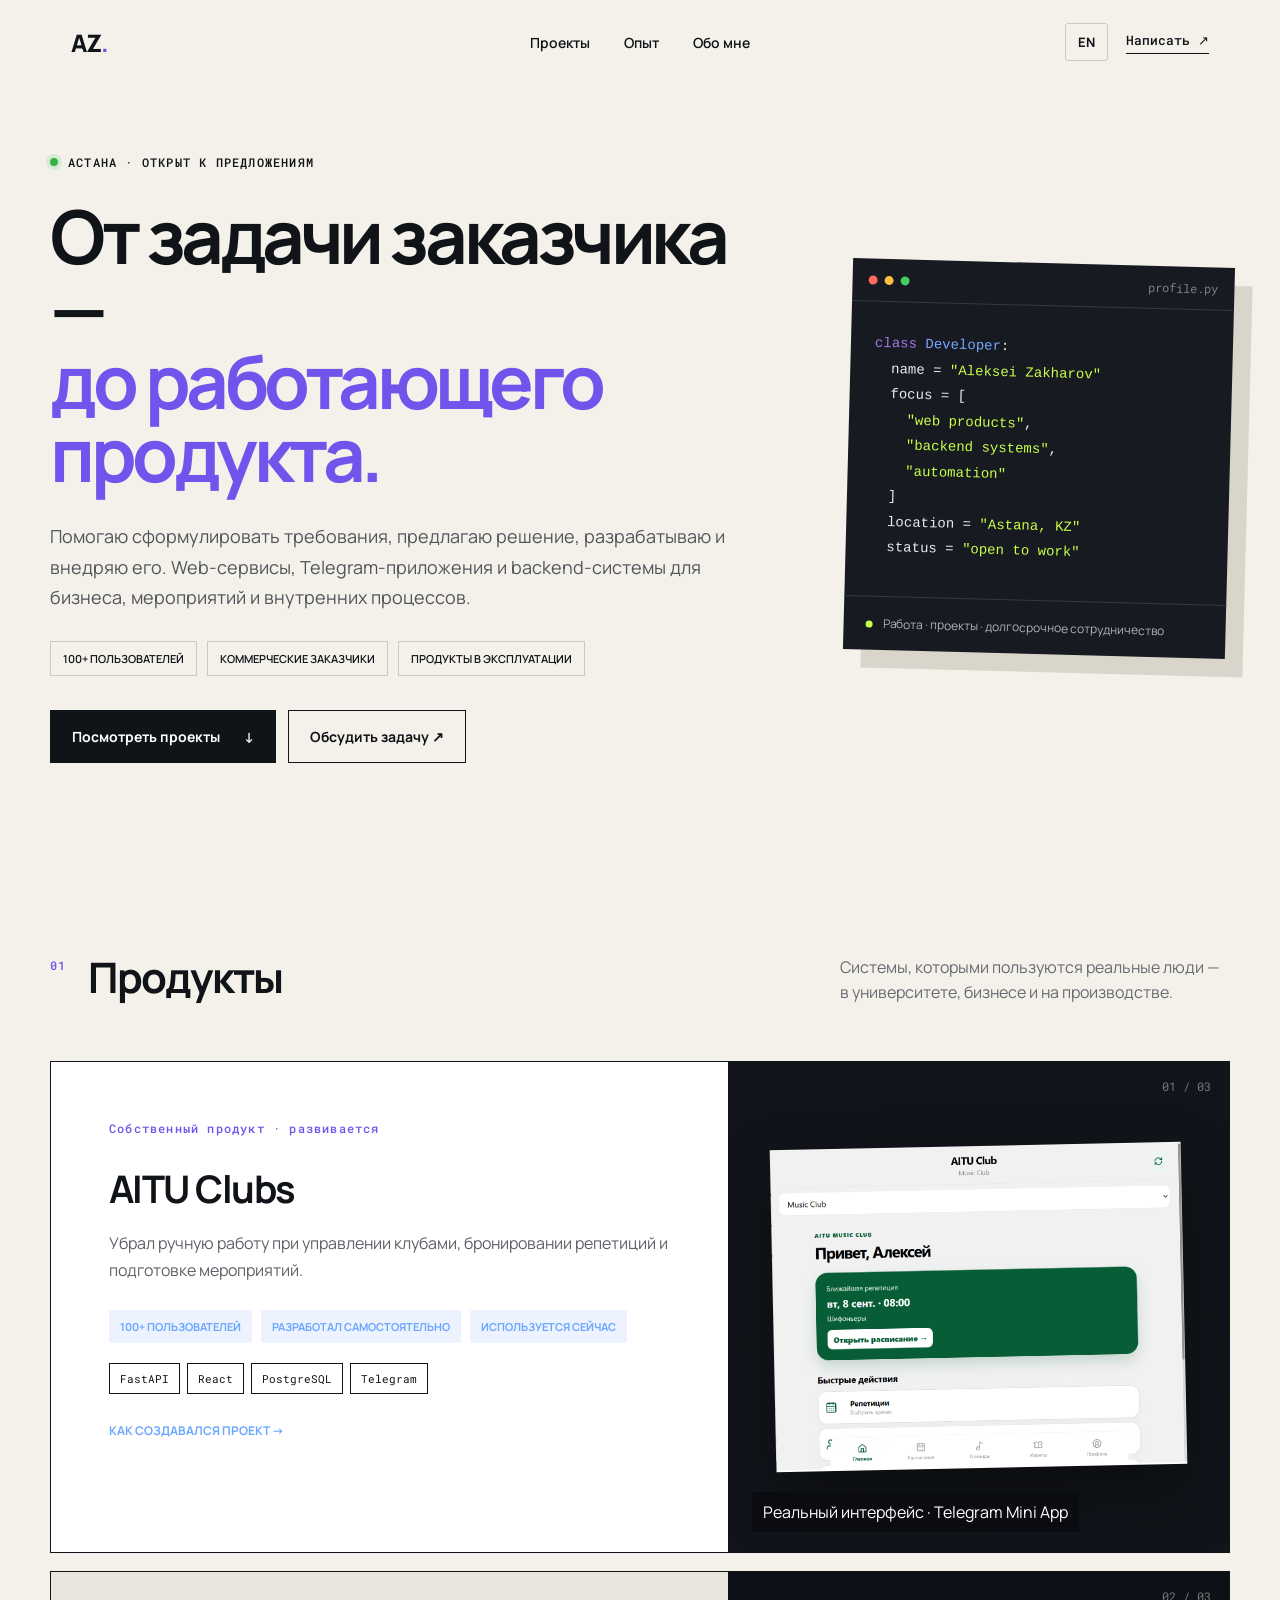
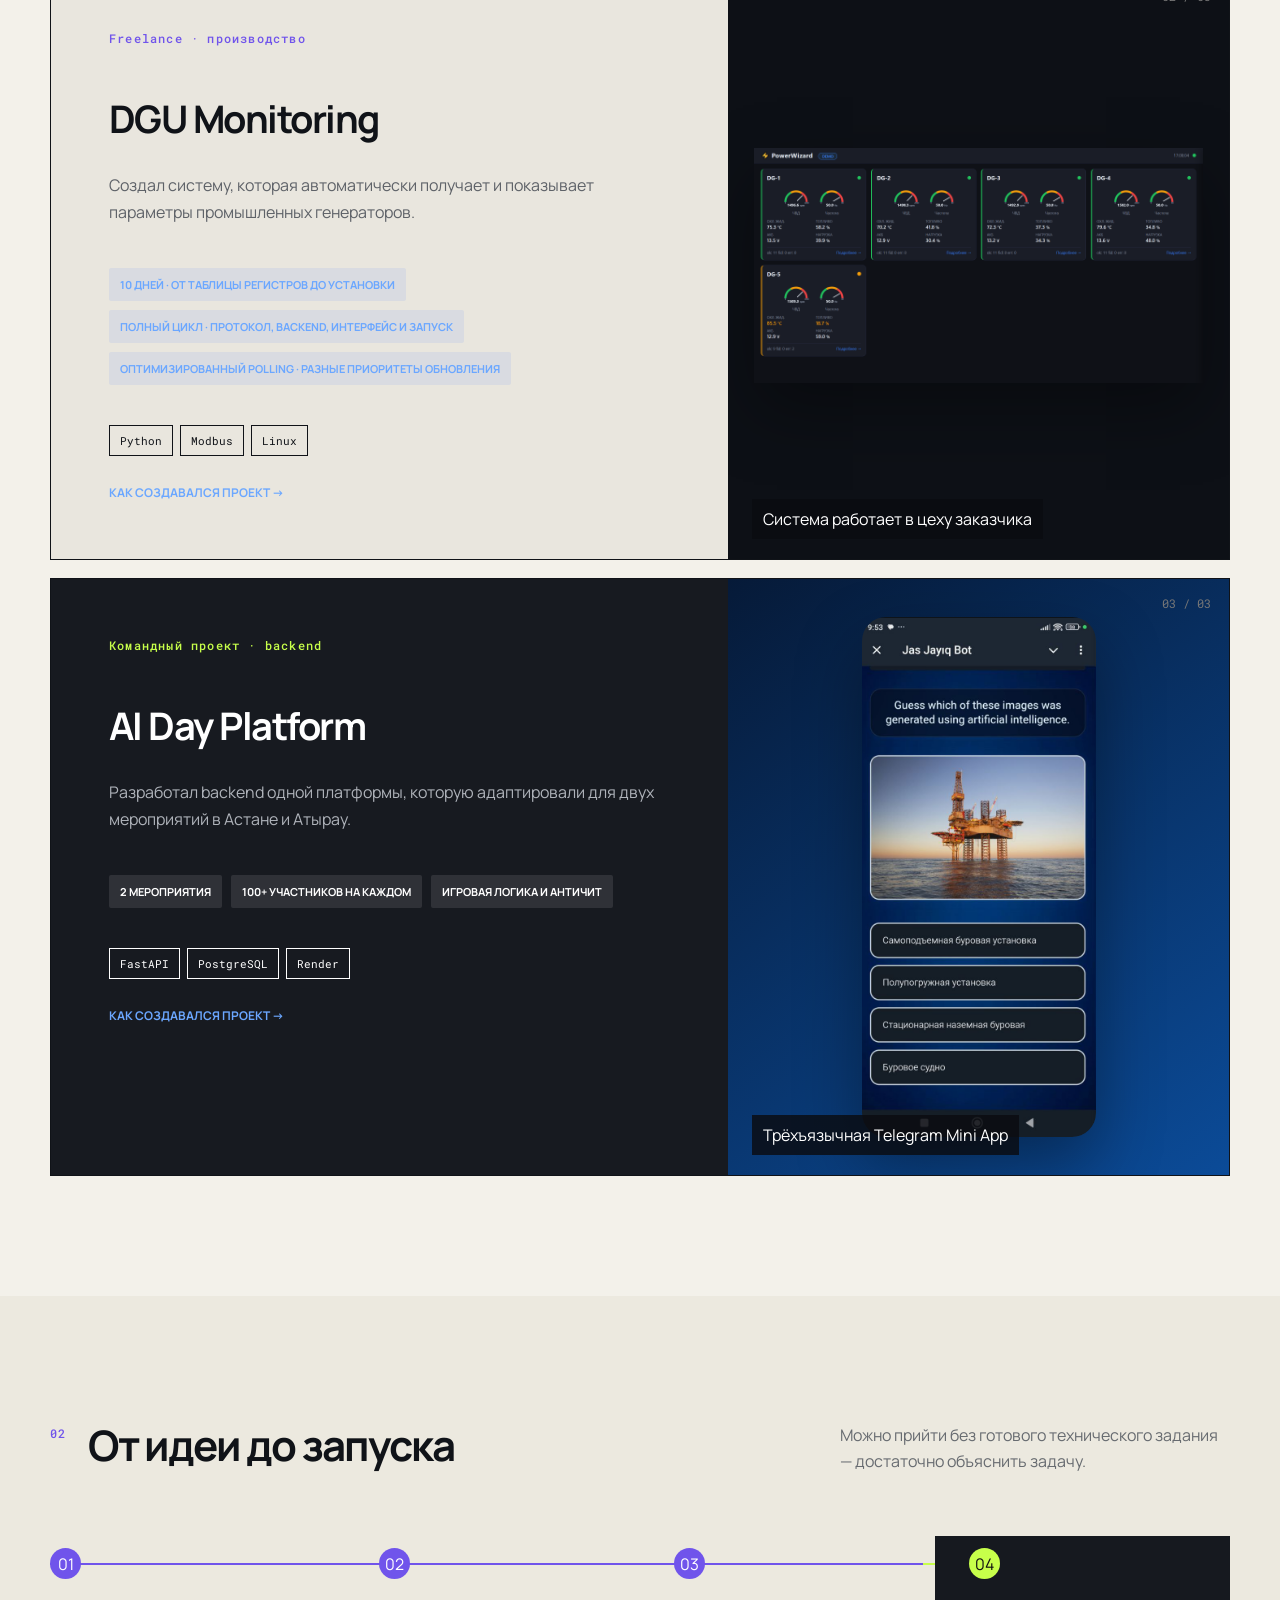
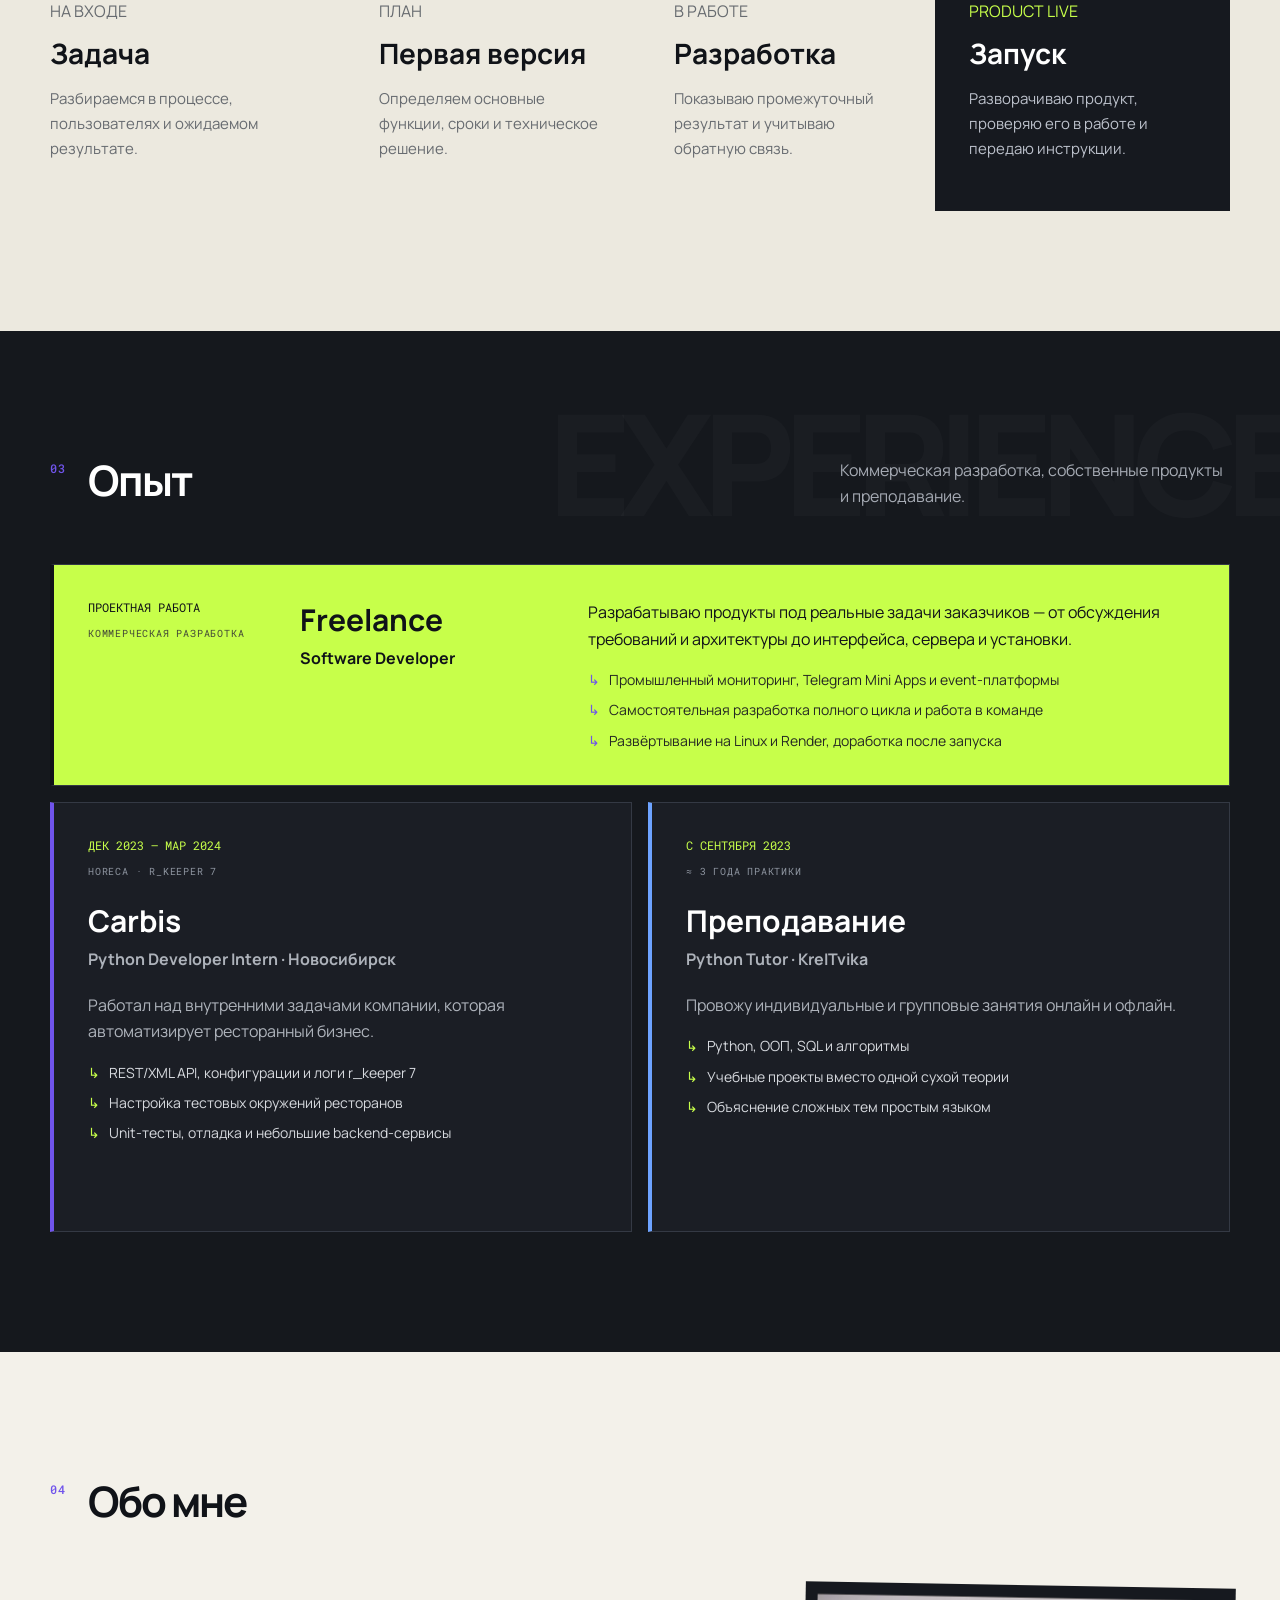
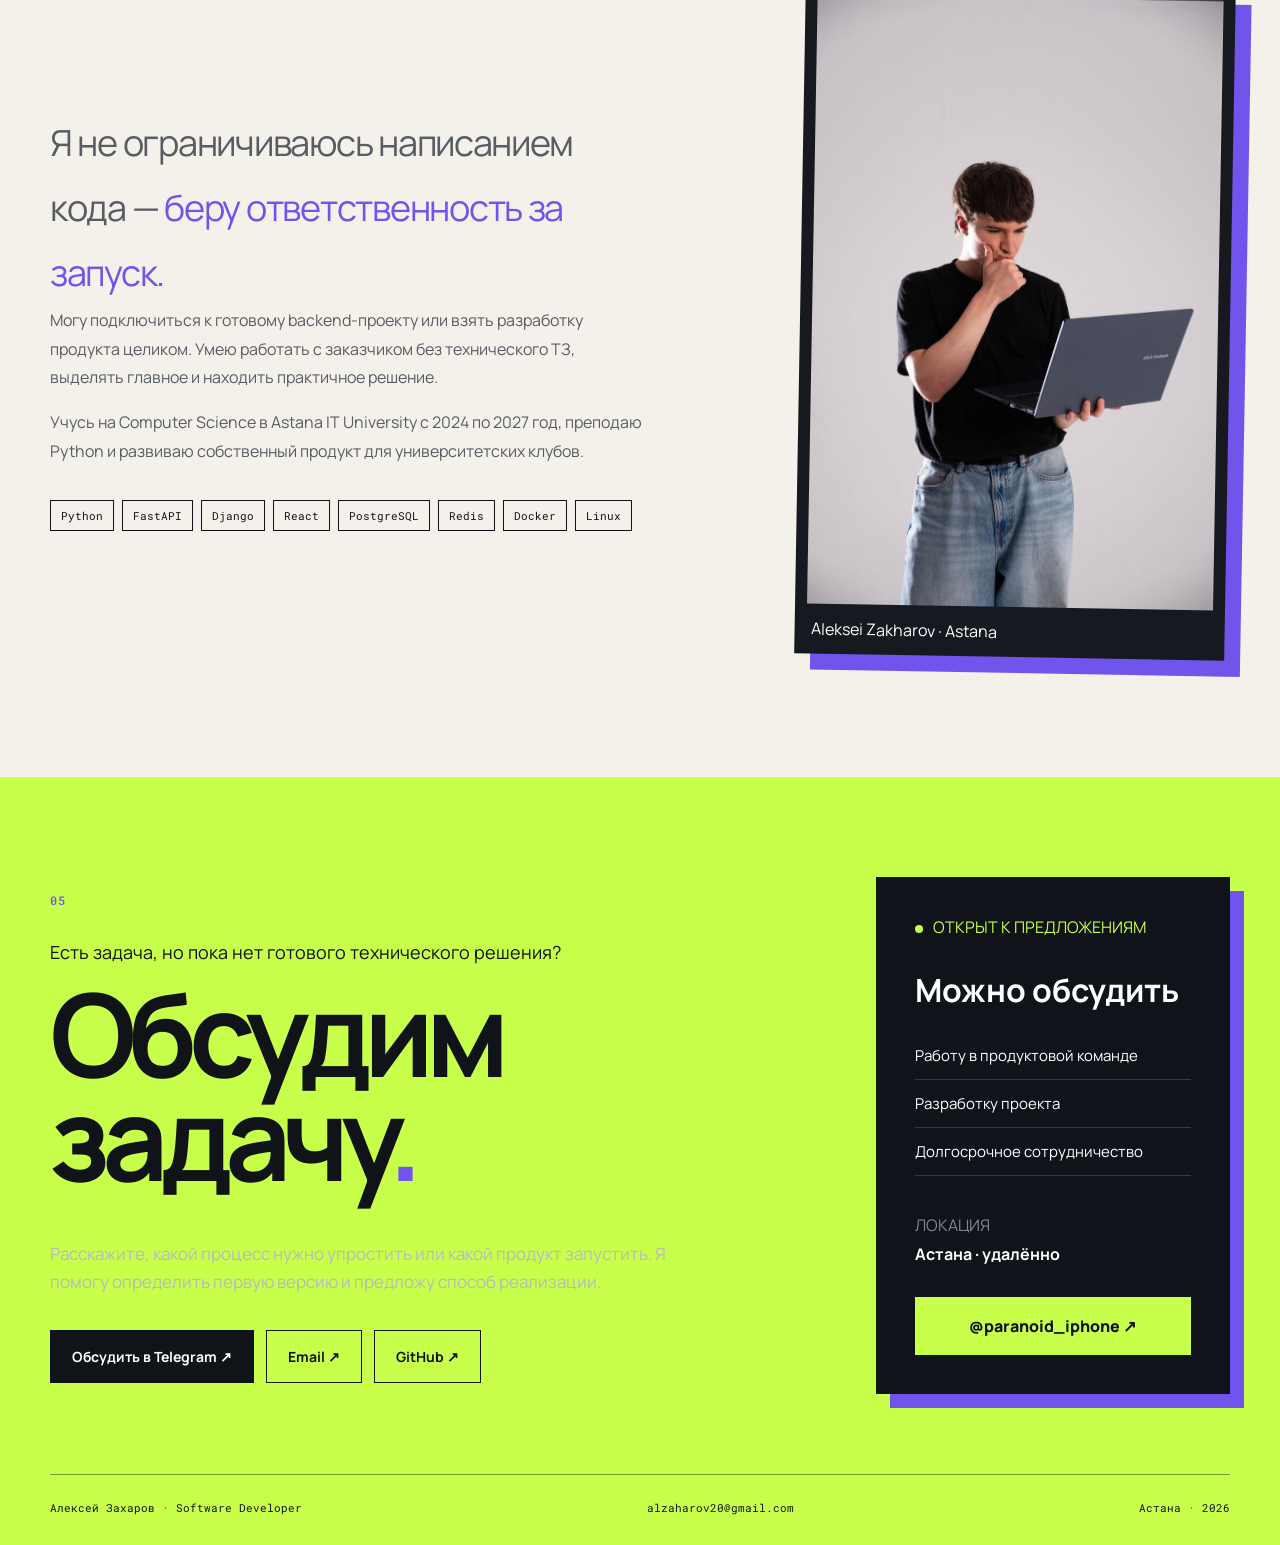
<file: index.html>
<!doctype html>
<html lang="ru">
<head>
  <meta charset="UTF-8">
  <meta name="viewport" content="width=device-width, initial-scale=1.0">
  <meta name="description" content="Алексей Захаров — разработчик полного цикла. От задачи заказчика до работающего web-сервиса, Telegram-приложения или backend-системы.">
  <title>Алексей Захаров — от задачи до работающего продукта</title>
  <link rel="preconnect" href="https://fonts.googleapis.com">
  <link rel="preconnect" href="https://fonts.gstatic.com" crossorigin>
  <link href="https://fonts.googleapis.com/css2?family=Manrope:wght@400;500;600;700;800&family=Roboto+Mono:wght@400;500&display=swap" rel="stylesheet">
  <link rel="stylesheet" href="styles.css"><link rel="stylesheet" href="case.css"><link rel="stylesheet" href="positioning.css"><link rel="stylesheet" href="v5.css"><link rel="stylesheet" href="v6.css"><link rel="stylesheet" href="v7.css">
</head>
<body>
  <header class="nav shell">
    <a class="mark" href="#top" aria-label="На главную">AZ<span>.</span></a>
    <nav aria-label="Навигация"><a href="#projects">Проекты</a><a href="#experience">Опыт</a><a href="#about">Обо мне</a></nav>
    <div class="nav-side"><a class="lang-link" href="/en/">EN</a><a class="nav-cta" href="https://t.me/paranoid_iphone" target="_blank" rel="noreferrer">Написать ↗</a></div>
  </header>
  <main id="top">
    <section class="hero shell">
      <div class="hero-copy">
        <div class="eyebrow"><span></span> АСТАНА · ОТКРЫТ К ПРЕДЛОЖЕНИЯМ</div>
        <h1>От задачи заказчика —<br><em>до работающего<br>продукта.</em></h1>
        <p>Помогаю сформулировать требования, предлагаю решение, разрабатываю и внедряю его. Web-сервисы, Telegram-приложения и backend-системы для бизнеса, мероприятий и внутренних процессов.</p>
        <div class="hero-proof"><span>100+ пользователей</span><span>Коммерческие заказчики</span><span>Продукты в эксплуатации</span></div>
        <div class="actions"><a class="button primary" href="#projects">Посмотреть проекты <b>↓</b></a><a class="button secondary" href="https://t.me/paranoid_iphone" target="_blank" rel="noreferrer">Обсудить задачу ↗</a></div>
      </div>
      <aside class="status-card" aria-label="Краткая информация">
        <div class="terminal-top"><i></i><i></i><i></i><span>profile.py</span></div>
        <pre><code><span class="muted">class</span> <span class="blue">Developer</span>:
  name = <span class="green">"Aleksei Zakharov"</span>
  focus = [
    <span class="green">"web products"</span>,
    <span class="green">"backend systems"</span>,
    <span class="green">"automation"</span>
  ]
  location = <span class="green">"Astana, KZ"</span>
  status = <span class="green">"open to work"</span></code></pre>
        <div class="card-foot"><span class="live-dot"></span> Работа · проекты · долгосрочное сотрудничество</div>
      </aside>
    </section>
    <section class="section shell" id="projects">
      <div class="section-heading"><div><span class="num">01</span><h2>Продукты</h2></div><p>Системы, которыми пользуются реальные люди — в университете, бизнесе и на производстве.</p></div>
      <div class="projects">
        <article class="project featured clubs">
          <div class="project-index">01 / 03</div>
          <div class="project-body"><div class="project-kicker">Собственный продукт · развивается</div><h3>AITU Clubs</h3><p>Убрал ручную работу при управлении клубами, бронировании репетиций и подготовке мероприятий.</p><div class="outcomes"><b>100+ пользователей</b><b>Разработал самостоятельно</b><b>Используется сейчас</b></div><div class="tags"><span>FastAPI</span><span>React</span><span>PostgreSQL</span><span>Telegram</span></div><div class="project-links"><a href="/project.html?id=aitu">Как создавался проект →</a></div></div>
          <div class="project-shot aitu-shot"><img src="assets/aitu-home.png" alt="Главный экран AITU Clubs"><span>Реальный интерфейс · Telegram Mini App</span></div>
        </article>
        <article class="project case-card dgu-card">
          <div class="project-index">02 / 03</div>
          <div class="case-copy"><div class="project-kicker">Freelance · производство</div><h3>DGU Monitoring</h3><p>Создал систему, которая автоматически получает и показывает параметры промышленных генераторов.</p><div class="outcomes"><b>10 дней · от таблицы регистров до установки</b><b>Полный цикл · протокол, backend, интерфейс и запуск</b><b>Оптимизированный polling · разные приоритеты обновления</b></div><div class="tags"><span>Python</span><span>Modbus</span><span>Linux</span></div><div class="project-links"><a href="/project.html?id=dgu">Как создавался проект →</a></div></div>
          <div class="project-shot dgu-shot"><img src="assets/dgu-overview.png" alt="Рабочий экран системы мониторинга DGU"><span>Система работает в цеху заказчика</span></div>
        </article>
        <article class="project case-card dark ai-card">
          <div class="project-index">03 / 03</div>
          <div class="case-copy"><div class="project-kicker">Командный проект · backend</div><h3>AI Day Platform</h3><p>Разработал backend одной платформы, которую адаптировали для двух мероприятий в Астане и Атырау.</p><div class="outcomes"><b>2 мероприятия</b><b>100+ участников на каждом</b><b>Игровая логика и античит</b></div><div class="tags"><span>FastAPI</span><span>PostgreSQL</span><span>Render</span></div><div class="project-links"><a href="/project.html?id=aiday">Как создавался проект →</a></div></div>
          <div class="project-shot phone-shot"><img src="assets/aiday-quiz.png" alt="Экран квиза AI Day Platform"><span>Трёхъязычная Telegram Mini App</span></div>
        </article>
      </div>
    </section>
    <section class="section workflow"><div class="shell"><div class="section-heading"><div><span class="num">02</span><h2>От идеи до запуска</h2></div><p>Можно прийти без готового технического задания — достаточно объяснить задачу.</p></div><div class="delivery-line"><article><span>01</span><small>НА ВХОДЕ</small><h3>Задача</h3><p>Разбираемся в процессе, пользователях и ожидаемом результате.</p></article><article><span>02</span><small>ПЛАН</small><h3>Первая версия</h3><p>Определяем основные функции, сроки и техническое решение.</p></article><article><span>03</span><small>В РАБОТЕ</small><h3>Разработка</h3><p>Показываю промежуточный результат и учитываю обратную связь.</p></article><article class="live-step"><span>04</span><small>PRODUCT LIVE</small><h3>Запуск</h3><p>Разворачиваю продукт, проверяю его в работе и передаю инструкции.</p></article></div></div></section>
    <section class="section experience" id="experience"><div class="shell">
      <div class="section-heading light"><div><span class="num">03</span><h2>Опыт</h2></div><p>Коммерческая разработка, собственные продукты и преподавание.</p></div>
      <div class="timeline experience-grid">
        <article class="experience-featured"><div class="exp-meta"><time>ПРОЕКТНАЯ РАБОТА</time><span>КОММЕРЧЕСКАЯ РАЗРАБОТКА</span></div><div class="exp-role"><h3>Freelance</h3><h4>Software Developer</h4></div><div class="exp-copy"><p>Разрабатываю продукты под реальные задачи заказчиков — от обсуждения требований и архитектуры до интерфейса, сервера и установки.</p><ul><li>Промышленный мониторинг, Telegram Mini Apps и event-платформы</li><li>Самостоятельная разработка полного цикла и работа в команде</li><li>Развёртывание на Linux и Render, доработка после запуска</li></ul></div></article>
        <article><div class="exp-meta"><time>ДЕК 2023 — МАР 2024</time><span>HORECA · R_KEEPER 7</span></div><div class="exp-role"><h3>Carbis</h3><h4>Python Developer Intern · Новосибирск</h4></div><div class="exp-copy"><p>Работал над внутренними задачами компании, которая автоматизирует ресторанный бизнес.</p><ul><li>REST/XML API, конфигурации и логи r_keeper 7</li><li>Настройка тестовых окружений ресторанов</li><li>Unit-тесты, отладка и небольшие backend-сервисы</li></ul></div></article>
        <article><div class="exp-meta"><time>С СЕНТЯБРЯ 2023</time><span>≈ 3 ГОДА ПРАКТИКИ</span></div><div class="exp-role"><h3>Преподавание</h3><h4>Python Tutor · KreITvika</h4></div><div class="exp-copy"><p>Провожу индивидуальные и групповые занятия онлайн и офлайн.</p><ul><li>Python, ООП, SQL и алгоритмы</li><li>Учебные проекты вместо одной сухой теории</li><li>Объяснение сложных тем простым языком</li></ul></div></article>
      </div>
    </div></section>
    <section class="section shell about" id="about">
      <div class="section-heading"><div><span class="num">04</span><h2>Обо мне</h2></div></div>
      <div class="about-grid about-with-photo"><div><p class="lead">Я не ограничиваюсь написанием кода — <em>беру ответственность за запуск.</em></p><p>Могу подключиться к готовому backend-проекту или взять разработку продукта целиком. Умею работать с заказчиком без технического ТЗ, выделять главное и находить практичное решение.</p><p>Учусь на Computer Science в Astana IT University с 2024 по 2027 год, преподаю Python и развиваю собственный продукт для университетских клубов.</p><div class="skills"><span>Python</span><span>FastAPI</span><span>Django</span><span>React</span><span>PostgreSQL</span><span>Redis</span><span>Docker</span><span>Linux</span></div></div><figure class="portrait"><img src="assets/aleksei-portrait.png" alt="Алексей Захаров с ноутбуком"><figcaption>Aleksei Zakharov · Astana</figcaption></figure></div>
    </section>
    <section class="contact"><div class="shell"><div class="contact-layout"><div class="contact-main"><span class="num">05</span><p>Есть задача, но пока нет готового технического решения?</p><h2>Обсудим<br>задачу<span>.</span></h2><p class="contact-copy">Расскажите, какой процесс нужно упростить или какой продукт запустить. Я помогу определить первую версию и предложу способ реализации.</p><div class="contact-actions"><a class="button primary" href="https://t.me/paranoid_iphone" target="_blank" rel="noreferrer">Обсудить в Telegram ↗</a><a class="button outline" href="mailto:alzaharov20@gmail.com">Email ↗</a><a class="button outline" href="https://github.com/paranoid-iphone" target="_blank" rel="noreferrer">GitHub ↗</a></div></div><aside class="availability-card"><span><i></i> ОТКРЫТ К ПРЕДЛОЖЕНИЯМ</span><h3>Можно обсудить</h3><ul><li>Работу в продуктовой команде</li><li>Разработку проекта</li><li>Долгосрочное сотрудничество</li></ul><div><small>ЛОКАЦИЯ</small><b>Астана · удалённо</b></div><a href="https://t.me/paranoid_iphone" target="_blank" rel="noreferrer">@paranoid_iphone ↗</a></aside></div><div class="contact-foot"><span>Алексей Захаров · Software Developer</span><a href="mailto:alzaharov20@gmail.com">alzaharov20@gmail.com</a><span>Астана · 2026</span></div></div></section>
  </main>
  <script src="script.js"></script>
</body>
</html>
</file>
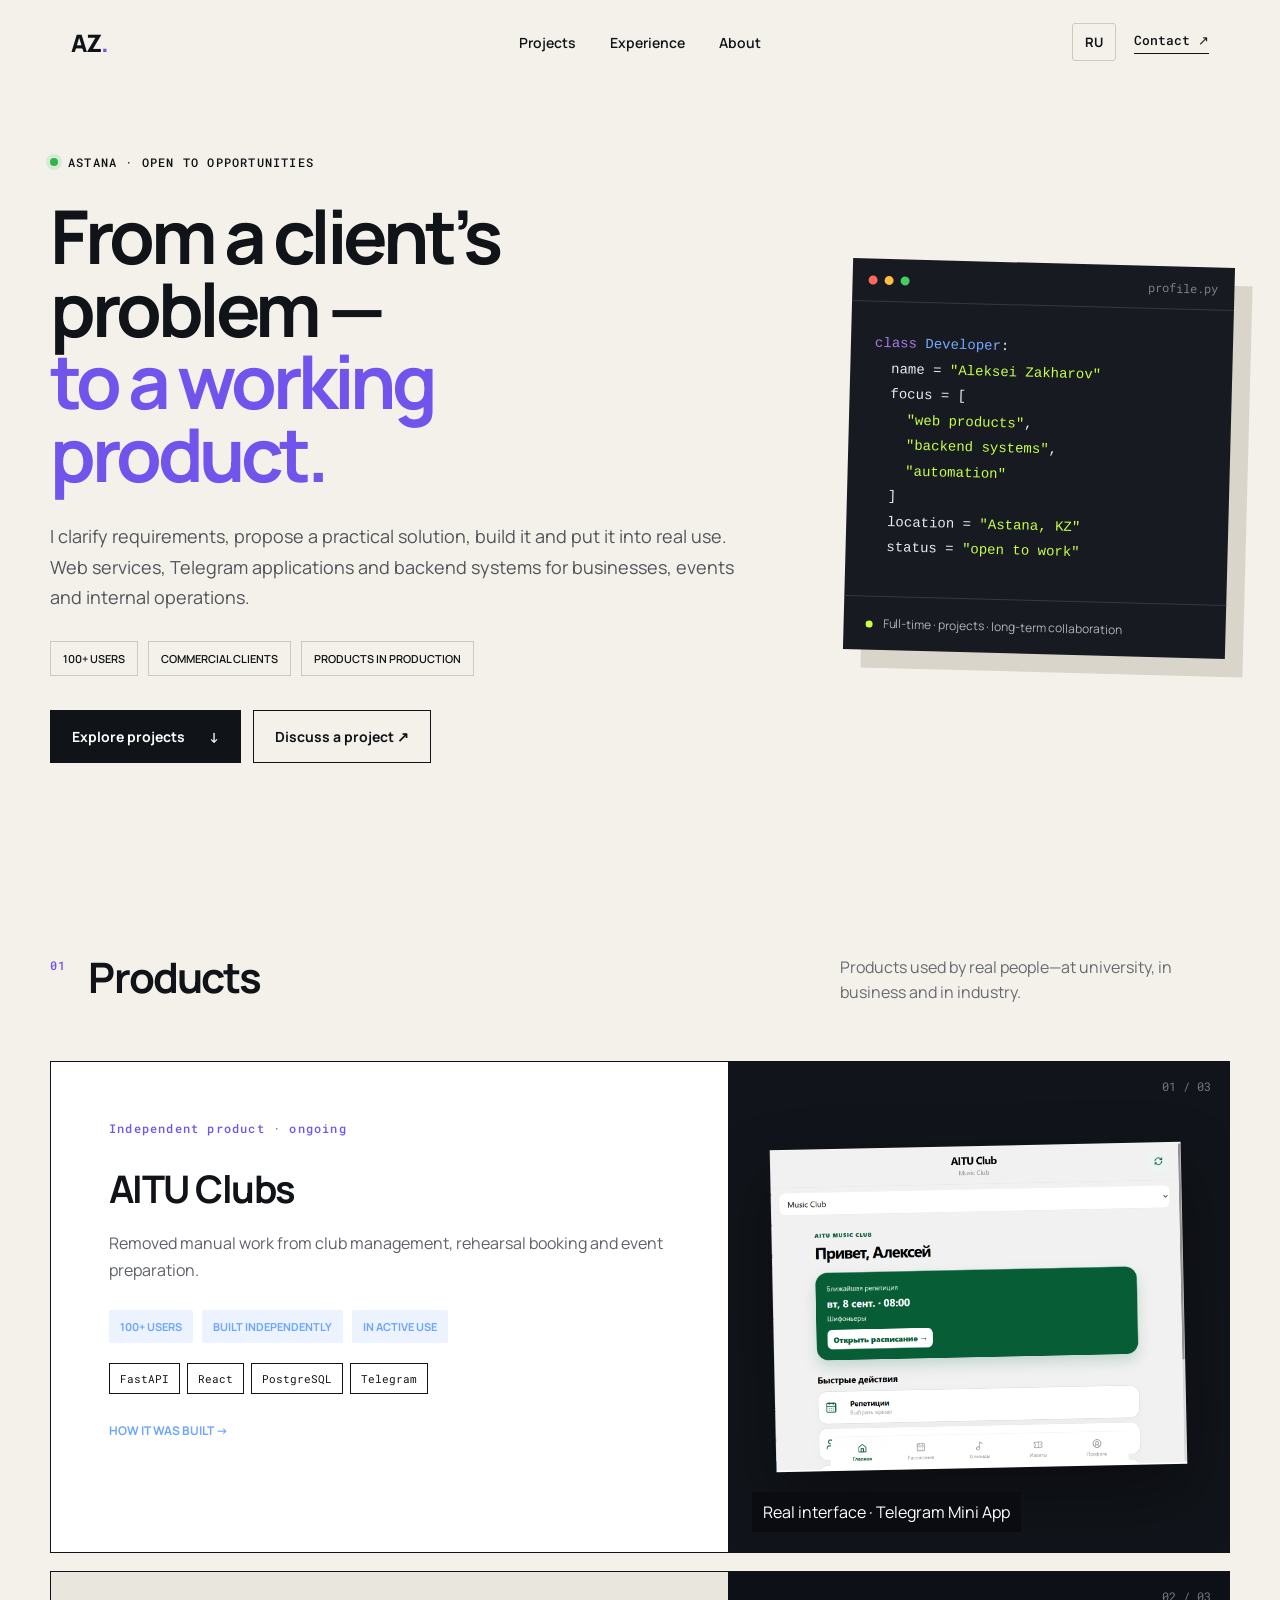
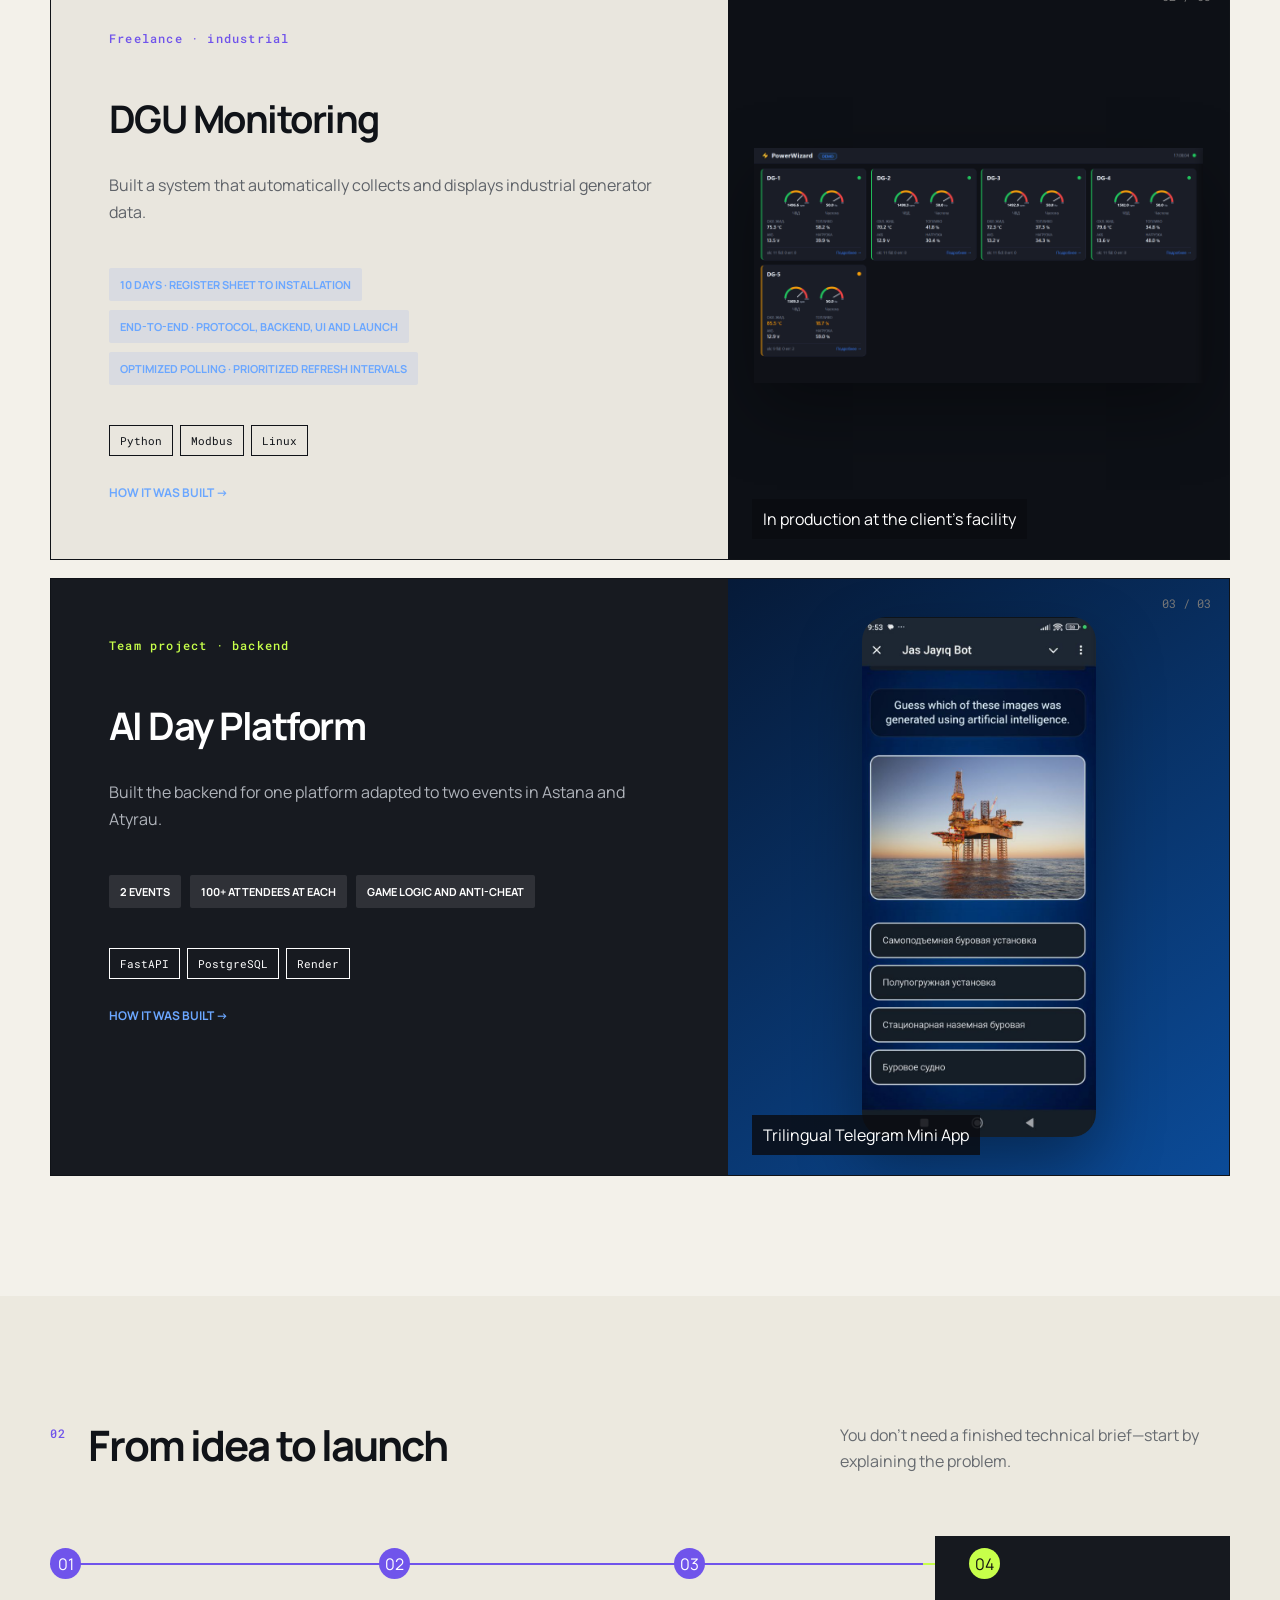
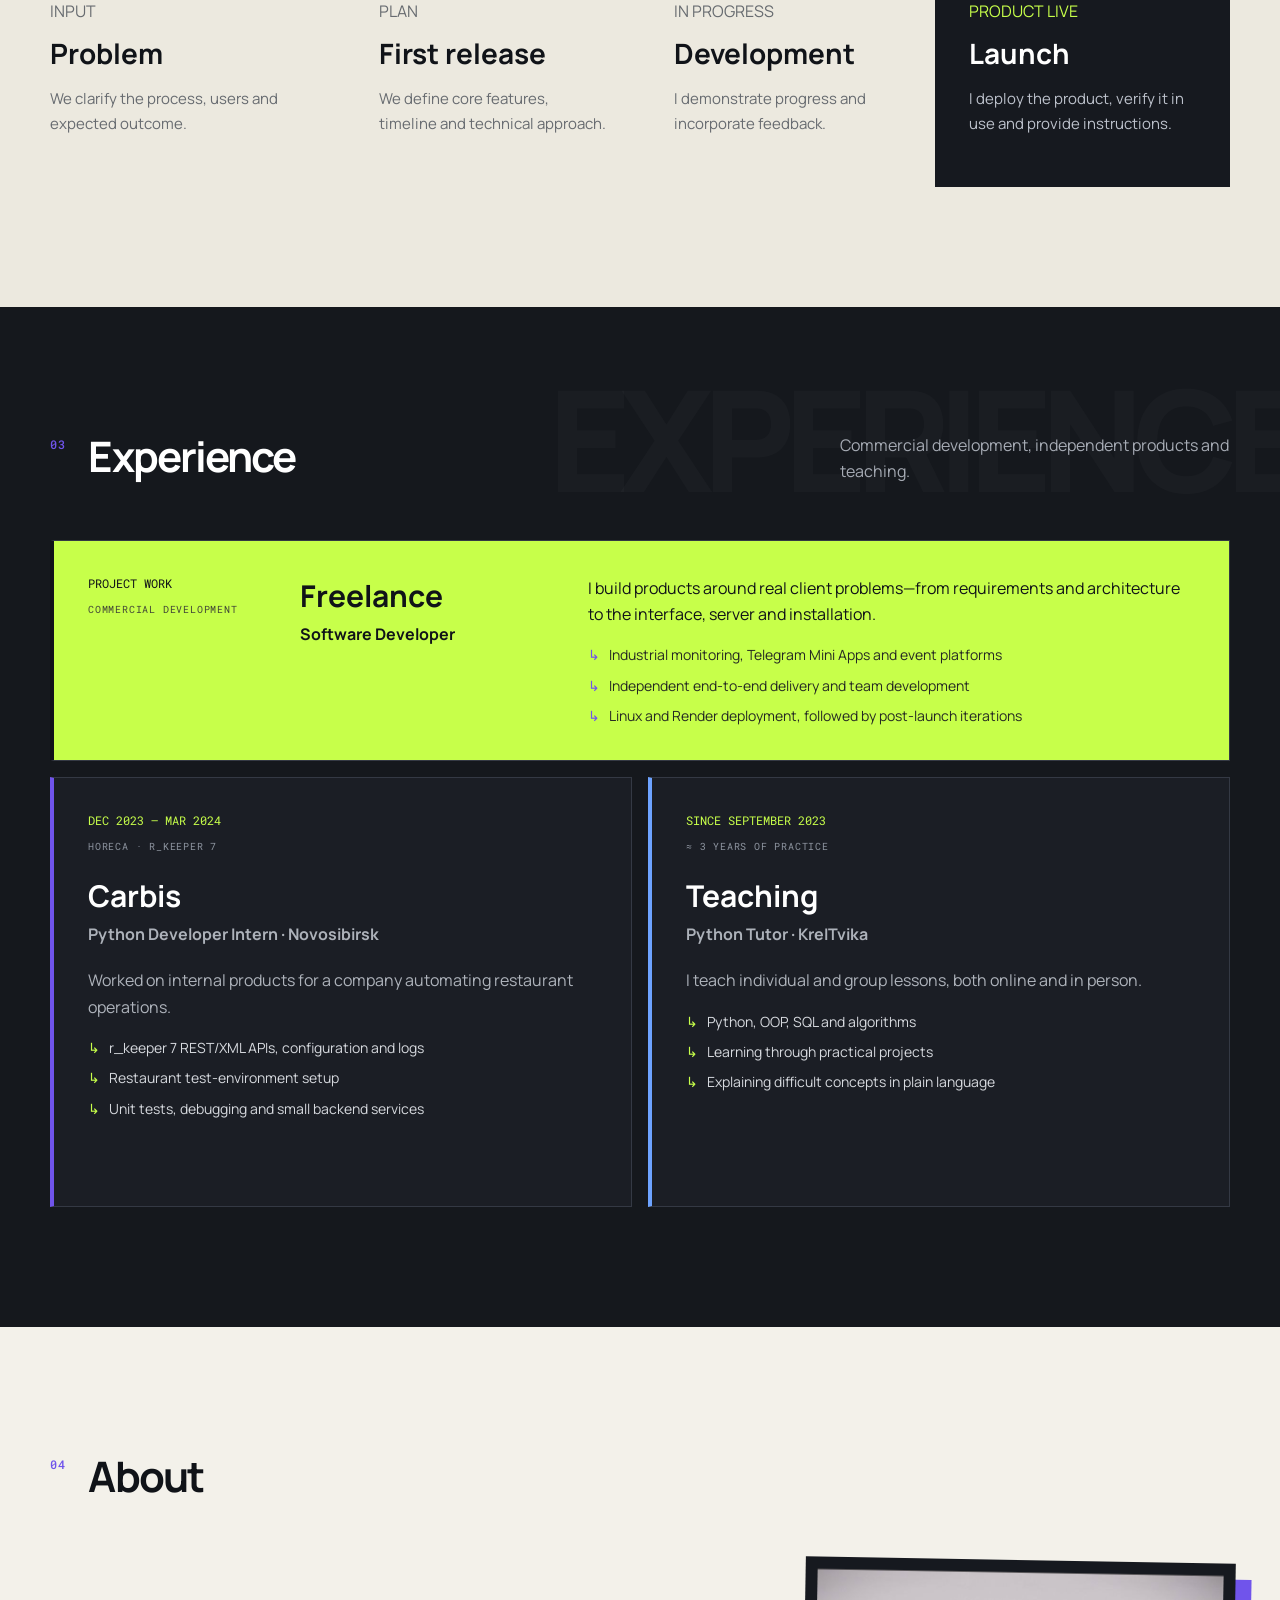
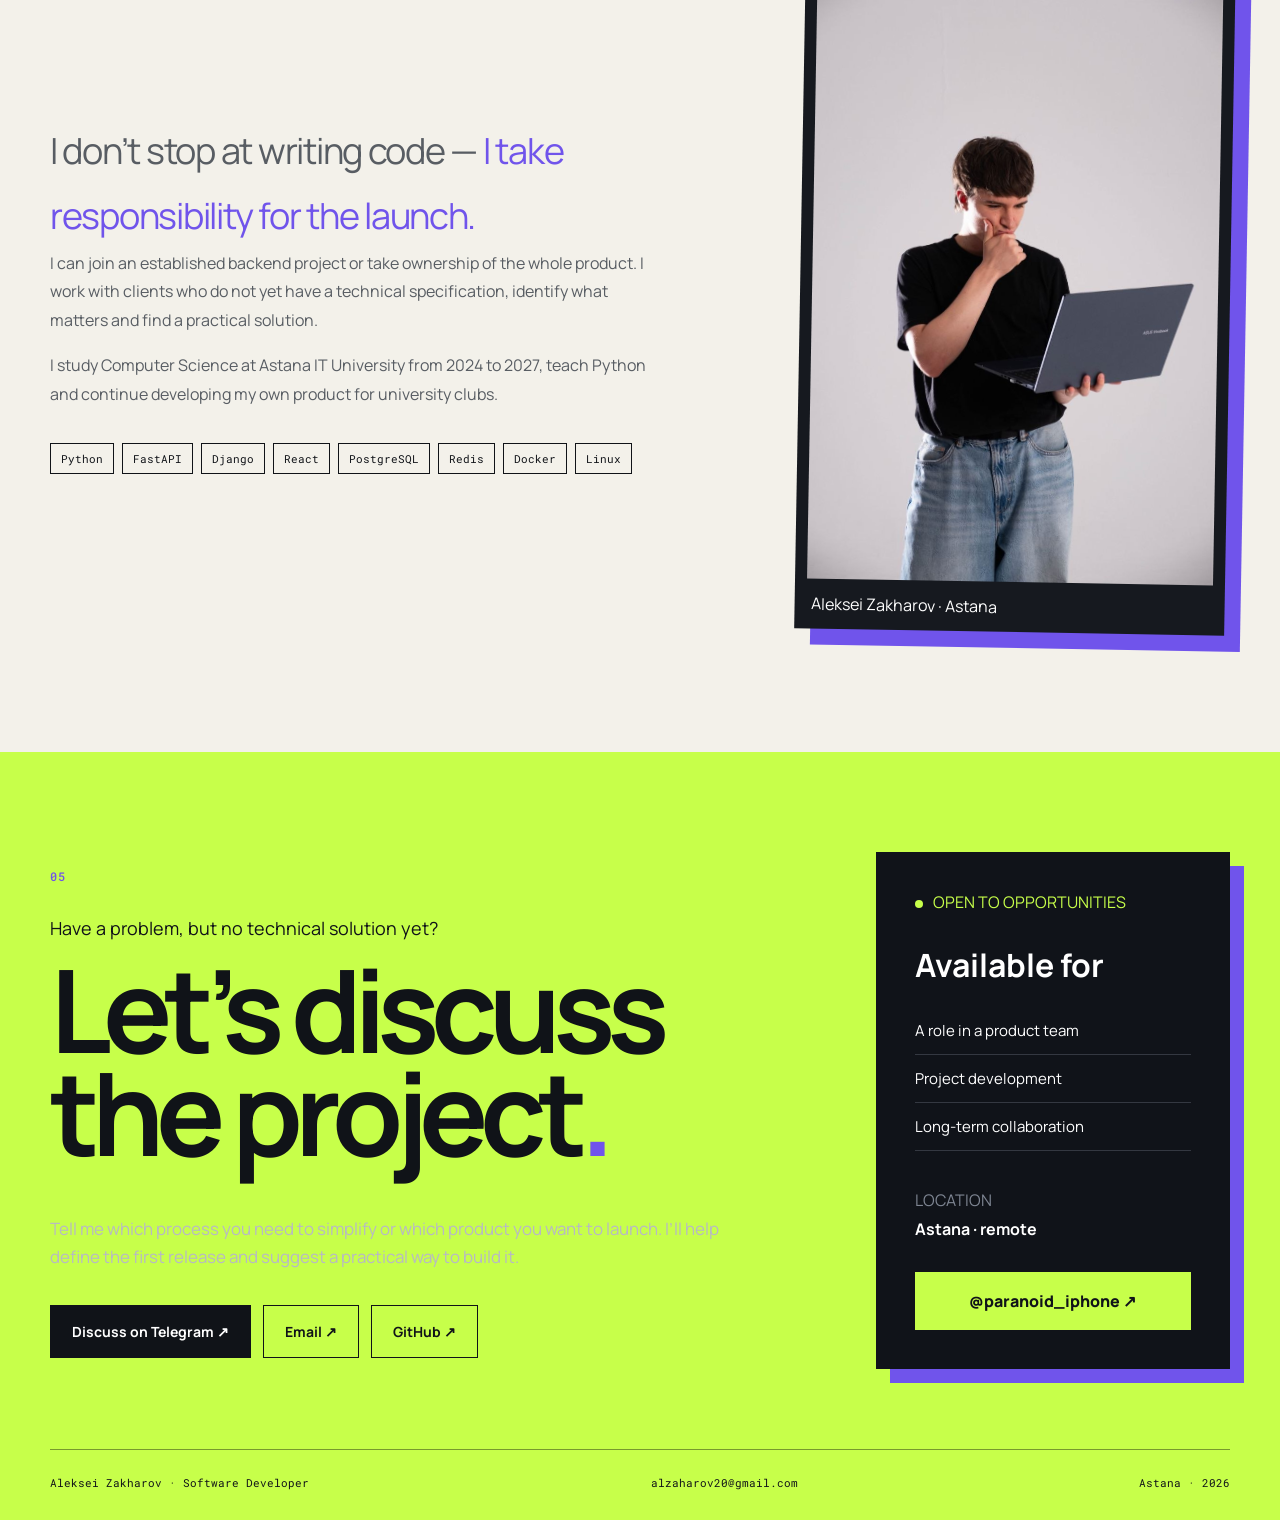
<file: en/index.html>
<!doctype html>
<html lang="en">
<head>
  <meta charset="UTF-8">
  <meta name="viewport" content="width=device-width, initial-scale=1.0">
  <meta name="description" content="Aleksei Zakharov — end-to-end developer. From a client’s problem to a working web service, Telegram application or backend system.">
  <title>Aleksei Zakharov — from problem to working product</title>
  <link rel="preconnect" href="https://fonts.googleapis.com">
  <link rel="preconnect" href="https://fonts.gstatic.com" crossorigin>
  <link href="https://fonts.googleapis.com/css2?family=Manrope:wght@400;500;600;700;800&family=Roboto+Mono:wght@400;500&display=swap" rel="stylesheet">
  <link rel="stylesheet" href="../styles.css"><link rel="stylesheet" href="../case.css"><link rel="stylesheet" href="../positioning.css"><link rel="stylesheet" href="../v5.css"><link rel="stylesheet" href="../v6.css"><link rel="stylesheet" href="../v7.css">
</head>
<body>
  <header class="nav shell">
    <a class="mark" href="#top" aria-label="Home">AZ<span>.</span></a>
    <nav aria-label="Navigation"><a href="#projects">Projects</a><a href="#experience">Experience</a><a href="#about">About</a></nav>
    <div class="nav-side"><a class="lang-link" href="/">RU</a><a class="nav-cta" href="https://t.me/paranoid_iphone" target="_blank" rel="noreferrer">Contact ↗</a></div>
  </header>
  <main id="top">
    <section class="hero shell">
      <div class="hero-copy">
        <div class="eyebrow"><span></span> ASTANA · OPEN TO OPPORTUNITIES</div>
        <h1>From a client’s problem —<br><em>to a working<br>product.</em></h1>
        <p>I clarify requirements, propose a practical solution, build it and put it into real use. Web services, Telegram applications and backend systems for businesses, events and internal operations.</p>
        <div class="hero-proof"><span>100+ users</span><span>Commercial clients</span><span>Products in production</span></div>
        <div class="actions"><a class="button primary" href="#projects">Explore projects <b>↓</b></a><a class="button secondary" href="https://t.me/paranoid_iphone" target="_blank" rel="noreferrer">Discuss a project ↗</a></div>
      </div>
      <aside class="status-card" aria-label="Profile summary">
        <div class="terminal-top"><i></i><i></i><i></i><span>profile.py</span></div>
        <pre><code><span class="muted">class</span> <span class="blue">Developer</span>:
  name = <span class="green">"Aleksei Zakharov"</span>
  focus = [
    <span class="green">"web products"</span>,
    <span class="green">"backend systems"</span>,
    <span class="green">"automation"</span>
  ]
  location = <span class="green">"Astana, KZ"</span>
  status = <span class="green">"open to work"</span></code></pre>
        <div class="card-foot"><span class="live-dot"></span> Full-time · projects · long-term collaboration</div>
      </aside>
    </section>
    <section class="section shell" id="projects">
      <div class="section-heading"><div><span class="num">01</span><h2>Products</h2></div><p>Products used by real people—at university, in business and in industry.</p></div>
      <div class="projects">
        <article class="project featured clubs">
          <div class="project-index">01 / 03</div>
          <div class="project-body"><div class="project-kicker">Independent product · ongoing</div><h3>AITU Clubs</h3><p>Removed manual work from club management, rehearsal booking and event preparation.</p><div class="outcomes"><b>100+ users</b><b>Built independently</b><b>In active use</b></div><div class="tags"><span>FastAPI</span><span>React</span><span>PostgreSQL</span><span>Telegram</span></div><div class="project-links"><a href="/project.html?id=aitu&lang=en">How it was built →</a></div></div>
          <div class="project-shot aitu-shot"><img src="../assets/aitu-home.png" alt="AITU Clubs home screen"><span>Real interface · Telegram Mini App</span></div>
        </article>
        <article class="project case-card dgu-card">
          <div class="project-index">02 / 03</div>
          <div class="case-copy"><div class="project-kicker">Freelance · industrial</div><h3>DGU Monitoring</h3><p>Built a system that automatically collects and displays industrial generator data.</p><div class="outcomes"><b>10 days · register sheet to installation</b><b>End-to-end · protocol, backend, UI and launch</b><b>Optimized polling · prioritized refresh intervals</b></div><div class="tags"><span>Python</span><span>Modbus</span><span>Linux</span></div><div class="project-links"><a href="/project.html?id=dgu&lang=en">How it was built →</a></div></div>
          <div class="project-shot dgu-shot"><img src="../assets/dgu-overview.png" alt="DGU Monitoring production dashboard"><span>In production at the client’s facility</span></div>
        </article>
        <article class="project case-card dark ai-card">
          <div class="project-index">03 / 03</div>
          <div class="case-copy"><div class="project-kicker">Team project · backend</div><h3>AI Day Platform</h3><p>Built the backend for one platform adapted to two events in Astana and Atyrau.</p><div class="outcomes"><b>2 events</b><b>100+ attendees at each</b><b>Game logic and anti-cheat</b></div><div class="tags"><span>FastAPI</span><span>PostgreSQL</span><span>Render</span></div><div class="project-links"><a href="/project.html?id=aiday&lang=en">How it was built →</a></div></div>
          <div class="project-shot phone-shot"><img src="../assets/aiday-quiz.png" alt="AI Day Platform quiz screen"><span>Trilingual Telegram Mini App</span></div>
        </article>
      </div>
    </section>
    <section class="section workflow"><div class="shell"><div class="section-heading"><div><span class="num">02</span><h2>From idea to launch</h2></div><p>You don’t need a finished technical brief—start by explaining the problem.</p></div><div class="delivery-line"><article><span>01</span><small>INPUT</small><h3>Problem</h3><p>We clarify the process, users and expected outcome.</p></article><article><span>02</span><small>PLAN</small><h3>First release</h3><p>We define core features, timeline and technical approach.</p></article><article><span>03</span><small>IN PROGRESS</small><h3>Development</h3><p>I demonstrate progress and incorporate feedback.</p></article><article class="live-step"><span>04</span><small>PRODUCT LIVE</small><h3>Launch</h3><p>I deploy the product, verify it in use and provide instructions.</p></article></div></div></section>
    <section class="section experience" id="experience"><div class="shell">
      <div class="section-heading light"><div><span class="num">03</span><h2>Experience</h2></div><p>Commercial development, independent products and teaching.</p></div>
      <div class="timeline experience-grid">
        <article class="experience-featured"><div class="exp-meta"><time>PROJECT WORK</time><span>COMMERCIAL DEVELOPMENT</span></div><div class="exp-role"><h3>Freelance</h3><h4>Software Developer</h4></div><div class="exp-copy"><p>I build products around real client problems—from requirements and architecture to the interface, server and installation.</p><ul><li>Industrial monitoring, Telegram Mini Apps and event platforms</li><li>Independent end-to-end delivery and team development</li><li>Linux and Render deployment, followed by post-launch iterations</li></ul></div></article>
        <article><div class="exp-meta"><time>DEC 2023 — MAR 2024</time><span>HORECA · R_KEEPER 7</span></div><div class="exp-role"><h3>Carbis</h3><h4>Python Developer Intern · Novosibirsk</h4></div><div class="exp-copy"><p>Worked on internal products for a company automating restaurant operations.</p><ul><li>r_keeper 7 REST/XML APIs, configuration and logs</li><li>Restaurant test-environment setup</li><li>Unit tests, debugging and small backend services</li></ul></div></article>
        <article><div class="exp-meta"><time>SINCE SEPTEMBER 2023</time><span>≈ 3 YEARS OF PRACTICE</span></div><div class="exp-role"><h3>Teaching</h3><h4>Python Tutor · KreITvika</h4></div><div class="exp-copy"><p>I teach individual and group lessons, both online and in person.</p><ul><li>Python, OOP, SQL and algorithms</li><li>Learning through practical projects</li><li>Explaining difficult concepts in plain language</li></ul></div></article>
      </div>
    </div></section>
    <section class="section shell about" id="about">
      <div class="section-heading"><div><span class="num">04</span><h2>About</h2></div></div>
      <div class="about-grid about-with-photo"><div><p class="lead">I don’t stop at writing code — <em>I take responsibility for the launch.</em></p><p>I can join an established backend project or take ownership of the whole product. I work with clients who do not yet have a technical specification, identify what matters and find a practical solution.</p><p>I study Computer Science at Astana IT University from 2024 to 2027, teach Python and continue developing my own product for university clubs.</p><div class="skills"><span>Python</span><span>FastAPI</span><span>Django</span><span>React</span><span>PostgreSQL</span><span>Redis</span><span>Docker</span><span>Linux</span></div></div><figure class="portrait"><img src="../assets/aleksei-portrait.png" alt="Aleksei Zakharov with a laptop"><figcaption>Aleksei Zakharov · Astana</figcaption></figure></div>
    </section>
    <section class="contact"><div class="shell"><div class="contact-layout"><div class="contact-main"><span class="num">05</span><p>Have a problem, but no technical solution yet?</p><h2>Let’s discuss<br>the project<span>.</span></h2><p class="contact-copy">Tell me which process you need to simplify or which product you want to launch. I’ll help define the first release and suggest a practical way to build it.</p><div class="contact-actions"><a class="button primary" href="https://t.me/paranoid_iphone" target="_blank" rel="noreferrer">Discuss on Telegram ↗</a><a class="button outline" href="mailto:alzaharov20@gmail.com">Email ↗</a><a class="button outline" href="https://github.com/paranoid-iphone" target="_blank" rel="noreferrer">GitHub ↗</a></div></div><aside class="availability-card"><span><i></i> OPEN TO OPPORTUNITIES</span><h3>Available for</h3><ul><li>A role in a product team</li><li>Project development</li><li>Long-term collaboration</li></ul><div><small>LOCATION</small><b>Astana · remote</b></div><a href="https://t.me/paranoid_iphone" target="_blank" rel="noreferrer">@paranoid_iphone ↗</a></aside></div><div class="contact-foot"><span>Aleksei Zakharov · Software Developer</span><a href="mailto:alzaharov20@gmail.com">alzaharov20@gmail.com</a><span>Astana · 2026</span></div></div></section>
  </main>
  <script src="../script.js"></script>
</body>
</html>
</file>
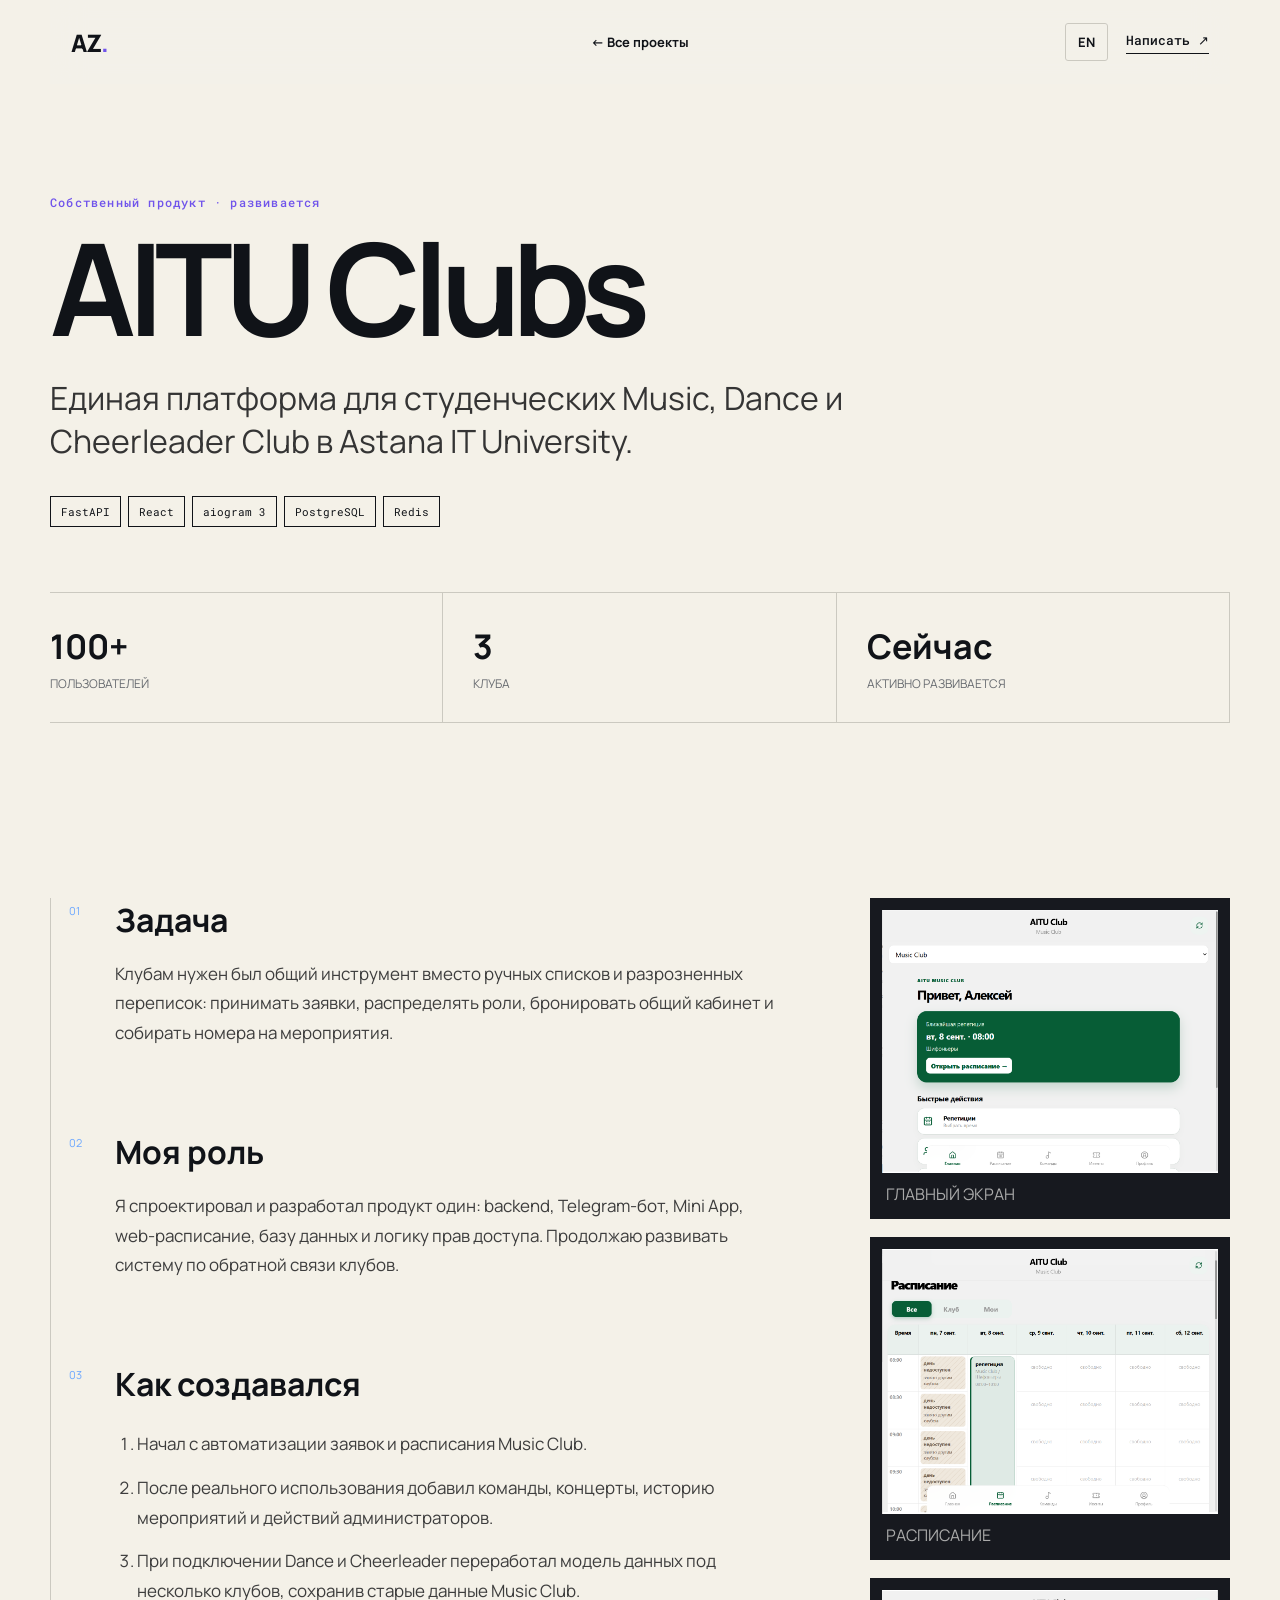
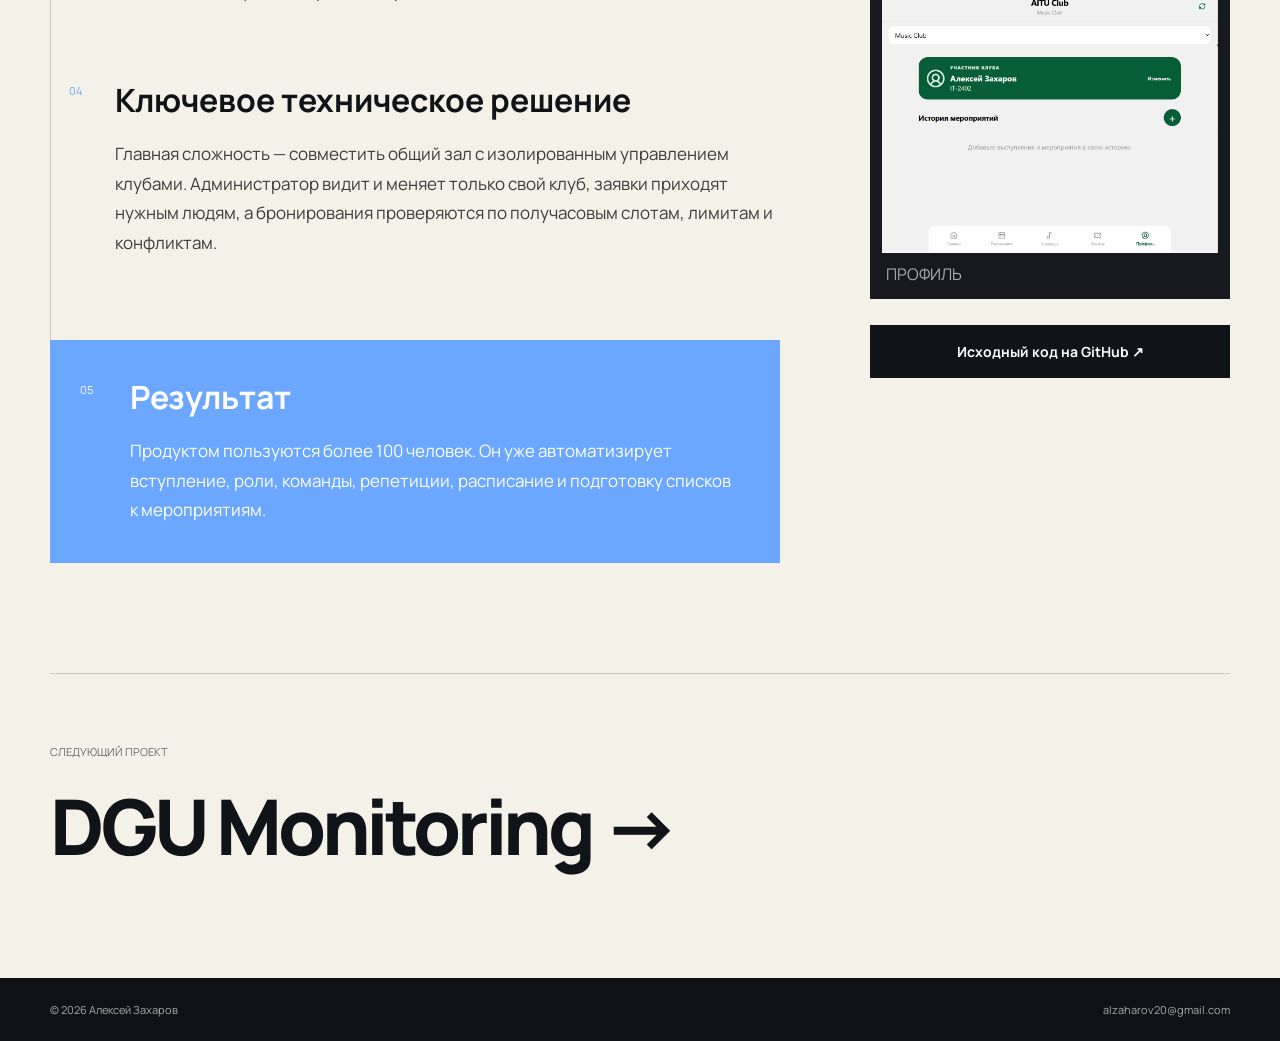
<file: project.html>
<!doctype html><html lang="ru"><head><meta charset="UTF-8"><meta name="viewport" content="width=device-width,initial-scale=1"><meta name="description" content="Подробный разбор проекта Алексея Захарова"><title>Проект — Алексей Захаров</title><link rel="preconnect" href="https://fonts.googleapis.com"><link rel="preconnect" href="https://fonts.gstatic.com" crossorigin><link href="https://fonts.googleapis.com/css2?family=Manrope:wght@400;500;600;700;800&family=Roboto+Mono:wght@400;500&display=swap" rel="stylesheet"><link rel="stylesheet" href="styles.css"><link rel="stylesheet" href="case.css"><link rel="stylesheet" href="v5.css"><link rel="stylesheet" href="v6.css"><link rel="stylesheet" href="v7.css"></head><body class="case-page"><header class="nav shell"><a class="mark" href="/">AZ<span>.</span></a><a class="case-back" id="back" href="/">← Все проекты</a><div class="nav-side"><a class="lang-link" id="language" href="#">EN</a><a class="nav-cta" href="https://t.me/paranoid_iphone" target="_blank" rel="noreferrer">Написать ↗</a></div></header><main id="case"></main><footer class="footer"><div class="shell footer-inner"><span>© 2026 Алексей Захаров</span><a href="mailto:alzaharov20@gmail.com">alzaharov20@gmail.com</a></div></footer><script src="project.js"></script></body></html>
</file>
<file: styles.css>
:root{--ink:#101318;--paper:#f3f1ea;--lime:#c7ff4a;--blue:#6ba7ff;--violet:#7054eb;--line:#cbc9c0;--muted:#676b70}*{box-sizing:border-box}html{scroll-behavior:smooth}body{margin:0;background:var(--paper);color:var(--ink);font-family:Manrope,Arial,sans-serif}a{color:inherit;text-decoration:none}.shell{width:min(1180px,calc(100% - 48px));margin:auto}.nav{height:84px;display:flex;align-items:center;justify-content:space-between;border-bottom:1px solid var(--line)}.mark{font-size:24px;font-weight:800;letter-spacing:-1px}.mark span,.contact h2 span{color:var(--violet)}.nav nav{display:flex;gap:34px;font-size:14px;font-weight:600}.nav nav a:hover{opacity:.55}.nav-cta{border-bottom:1px solid;padding-bottom:4px;font:500 13px Roboto Mono}.hero{min-height:690px;display:grid;grid-template-columns:1.3fr .7fr;gap:7vw;align-items:center;padding:70px 0 90px}.eyebrow,.num,.project-kicker{font:500 12px Roboto Mono;letter-spacing:.1em}.eyebrow{display:flex;align-items:center;gap:10px}.eyebrow span{width:8px;height:8px;border-radius:50%;background:#32b44a;box-shadow:0 0 0 4px #d7ead5}.hero h1{font-size:clamp(50px,5.8vw,82px);line-height:.98;letter-spacing:-.06em;margin:30px 0}.hero h1 em{font-style:normal;color:var(--violet)}.hero-copy>p{font-size:18px;line-height:1.7;max-width:700px;color:#51555a}.actions,.contact-actions{display:flex;gap:12px;margin-top:34px}.button{display:inline-flex;align-items:center;justify-content:center;gap:24px;padding:16px 21px;font-weight:700;font-size:14px;border:1px solid var(--ink);transition:.2s}.button.primary{background:var(--ink);color:#fff}.button.primary:hover{background:var(--violet);border-color:var(--violet);transform:translateY(-2px)}.button.secondary:hover,.button.outline:hover{background:#fff}.status-card{background:#171a20;color:#e8ebee;box-shadow:18px 18px 0 #d9d5ca;transform:rotate(1.5deg)}.terminal-top{height:43px;border-bottom:1px solid #343842;display:flex;align-items:center;gap:7px;padding:0 16px}.terminal-top i{width:9px;height:9px;border-radius:50%;background:#444}.terminal-top i:nth-child(1){background:#ff695e}.terminal-top i:nth-child(2){background:#ffbd43}.terminal-top i:nth-child(3){background:#45cd62}.terminal-top span{margin-left:auto;font:12px Roboto Mono;color:#777f8b}.status-card pre{margin:0;padding:28px 24px 36px;font:14px/1.75 Roboto Mono;overflow:auto}.muted{color:#a679e8}.blue{color:#75a9ff}.green{color:var(--lime)}.card-foot{padding:18px 22px;border-top:1px solid #343842;font-size:12px;color:#aeb3bb}.live-dot{display:inline-block;width:7px;height:7px;border-radius:50%;background:var(--lime);margin-right:8px}.proof{background:#fff;border-top:1px solid var(--line)}.proof-grid{display:grid;grid-template-columns:repeat(4,1fr)}.proof-grid>div{min-height:145px;padding:30px 24px;border-right:1px solid var(--line);display:flex;align-items:end;gap:14px}.proof-grid>div:first-child{border-left:1px solid var(--line)}.proof strong{font-size:32px;letter-spacing:-.05em;white-space:nowrap}.proof span{font-size:12px;color:var(--muted);line-height:1.45}.strip{overflow:hidden;border-top:1px solid var(--ink);border-bottom:1px solid var(--ink);background:var(--lime)}.marquee{height:56px;display:flex;align-items:center;justify-content:center;gap:24px;white-space:nowrap;font:600 13px Roboto Mono}.marquee b{font-size:10px}.section{padding:120px 0}.section-heading{display:flex;justify-content:space-between;align-items:flex-end;margin-bottom:55px}.section-heading>div{display:flex;gap:22px;align-items:start}.section-heading h2{font-size:42px;letter-spacing:-.045em;margin:0}.section-heading p{color:var(--muted);max-width:390px;line-height:1.6;margin:0}.num{color:var(--violet);margin-top:9px}.projects{display:grid;gap:18px}.project{border:1px solid var(--ink);position:relative;overflow:hidden}.project.featured,.case-card{display:grid;grid-template-columns:1.15fr .85fr;min-height:490px;background:#fff}.project-index{position:absolute;right:18px;top:16px;font:12px Roboto Mono;color:#777;z-index:2}.project-body,.case-copy{padding:58px}.project-kicker{color:var(--violet);margin-bottom:20px}.tags{display:flex;flex-wrap:wrap;gap:7px}.tags span,.skills span{font:11px Roboto Mono;border:1px solid currentColor;padding:7px 10px}.project h3{font-size:38px;letter-spacing:-.04em;margin:26px 0 12px}.project p{line-height:1.7;color:#5e6268}.project ul{list-style:none;padding:0;margin:28px 0}.project li{margin:10px 0}.project li:before{content:'↳';color:var(--violet);margin-right:10px}.project-body>a,.text-link{display:inline-flex;gap:30px;margin-top:18px;font-weight:700;border-bottom:1px solid;padding-bottom:6px}.project-visual{background:var(--violet);display:grid;place-items:center;overflow:hidden}.club-window{width:74%;background:#171a20;color:#fff;padding:25px;transform:rotate(-4deg);box-shadow:12px 12px 0 rgba(0,0,0,.2)}.club-head{display:flex;justify-content:space-between;font:12px Roboto Mono}.club-head i{font-style:normal;color:var(--lime)}.club-window strong{display:block;font-size:94px;line-height:1;margin-top:42px}.club-window p{color:#abb1ba;margin:4px 0 32px}.club-list{display:flex;gap:7px}.club-list span{font:10px Roboto Mono;border:1px solid #555d69;padding:8px}.case-card{background:#e9e6de}.case-card.dark{background:#171a20;color:#fff}.case-card.dark p{color:#afb3ba}.case-card.dark .project-kicker{color:var(--lime)}.case-copy{display:flex;flex-direction:column;align-items:flex-start}.case-facts{display:flex;gap:30px;margin-top:24px;border-top:1px solid rgba(100,100,100,.35);padding-top:20px;width:100%}.case-facts span{font-size:12px;color:#777}.dark .case-facts span{color:#aeb3bb}.case-facts b{display:block;font-size:24px;color:currentColor;margin-bottom:3px}.text-link{margin-top:auto}.dgu-preview,.placeholder,.event-flow{min-height:100%;padding:55px 42px;display:flex;flex-direction:column;justify-content:center}.dgu-preview{background:#0e1117;color:#eef1f5}.dgu-top{font-size:19px;font-weight:800;border-bottom:1px solid #343b48;padding-bottom:22px}.dgu-top small{float:right;font:10px Roboto Mono;color:#29cf6f;border:1px solid #29cf6f;padding:5px 7px}.dgu-units{display:grid;grid-template-columns:1fr 1fr;gap:12px;margin:30px 0}.dgu-units i{font-style:normal;background:#191e29;border-left:3px solid #29cf6f;padding:18px}.dgu-units b{display:block;font-size:30px;margin-top:18px}.dgu-units small{font:10px Roboto Mono;color:#8e98a8}.dgu-bars{display:grid;gap:10px}.dgu-bars span{height:7px;background:linear-gradient(90deg,#29cf6f 68%,#272e3d 68%)}.dgu-bars span:nth-child(2){background:linear-gradient(90deg,#f59f0b 42%,#272e3d 42%)}.dgu-bars span:nth-child(3){background:linear-gradient(90deg,#29cf6f 81%,#272e3d 81%)}.dgu-preview p{font:11px Roboto Mono;color:#7f8998;margin-top:28px}.placeholder{background:repeating-linear-gradient(135deg,#7054eb,#7054eb 18px,#654bd7 18px,#654bd7 36px);color:#fff;text-align:center;align-items:center}.placeholder span{font:12px Roboto Mono;letter-spacing:.18em}.placeholder strong{font-size:112px;line-height:1;margin-top:30px}.placeholder p{color:#e2dcff}.event-flow{background:var(--lime);gap:12px;align-items:center}.event-flow span{background:var(--ink);color:#fff;padding:12px 18px;font:12px Roboto Mono}.event-flow b{font-size:20px}.event-flow small{font:11px Roboto Mono;margin-top:18px}.experience{background:#15181d;color:#fff}.section-heading.light p{color:#a6abb4}.timeline{border-top:1px solid #454952}.timeline article{display:grid;grid-template-columns:190px 1fr 1.8fr;gap:35px;padding:36px 0;border-bottom:1px solid #454952}.timeline time{font:12px Roboto Mono;color:var(--lime)}.timeline h3,.timeline h4,.timeline p{margin:0}.timeline h3{font-size:26px}.timeline h4{font-size:14px;color:#adb2ba}.timeline p{color:#aeb3bb;line-height:1.65}.about-grid{display:grid;grid-template-columns:1.1fr .9fr;gap:12vw}.lead{font-size:36px;line-height:1.35;letter-spacing:-.035em;margin:0}.lead em{font-style:normal;color:var(--violet)}.about-grid>div>p{color:#585d63;line-height:1.8;margin-top:0}.skills{display:flex;flex-wrap:wrap;gap:8px;margin-top:34px}.contact{background:var(--lime);padding:100px 0 30px}.contact p{margin:30px 0 5px;font-size:18px}.contact h2{font-size:clamp(54px,9vw,120px);letter-spacing:-.07em;line-height:.9;margin:18px 0 50px}.contact .button.primary{background:var(--ink)}.contact .button.outline{background:transparent}.contact-foot{border-top:1px solid rgba(0,0,0,.4);margin-top:80px;padding-top:25px;display:flex;justify-content:space-between;font:11px Roboto Mono}.reveal{opacity:0;transform:translateY(18px);transition:opacity .6s,transform .6s}.reveal.visible{opacity:1;transform:none}
@media(max-width:900px){.hero{grid-template-columns:1fr;padding:60px 0;gap:55px}.status-card{max-width:520px}.proof-grid{grid-template-columns:1fr 1fr}.proof-grid>div{border-bottom:1px solid var(--line)}.project.featured,.case-card{grid-template-columns:1fr}.project-visual,.dgu-preview,.placeholder,.event-flow{min-height:360px}.timeline article{grid-template-columns:1fr;gap:12px}}
@media(max-width:600px){.shell{width:min(100% - 28px,1180px)}.nav{height:70px}.nav nav{display:none}.hero h1{font-size:46px}.hero-copy>p{font-size:16px}.status-card{transform:none;box-shadow:8px 8px 0 #d9d5ca}.status-card pre{font-size:12px}.proof-grid{grid-template-columns:1fr}.proof-grid>div{min-height:100px;justify-content:space-between}.marquee{justify-content:flex-start;padding-left:20px}.section{padding:80px 0}.section-heading{display:block}.section-heading p{margin:18px 0 0 43px}.section-heading h2{font-size:34px}.project-body,.case-copy{padding:42px 27px}.project h3{font-size:32px}.club-window{width:82%}.dgu-preview,.placeholder,.event-flow{padding:42px 24px}.case-facts{gap:18px}.timeline article{grid-template-columns:1fr;gap:12px}.about-grid{grid-template-columns:1fr;gap:45px}.lead{font-size:30px}.contact-actions,.actions{flex-direction:column;align-items:stretch}.button{width:100%}.contact-foot{gap:20px;flex-direction:column}}
</file>
<file: case.css>
.nav-side,.project-links{display:flex;align-items:center;gap:18px}.lang-link{font-family:var(--mono);font-size:13px;font-weight:700;border:1px solid var(--line);padding:9px 12px;border-radius:3px}.project-links{margin-top:28px;flex-wrap:wrap}.project-links a{font-family:var(--mono);font-size:12px;font-weight:700;text-transform:uppercase}.project-links a:first-child{color:var(--blue)}.case-page{background:#f4f1e8}.case-back{font-family:var(--mono);font-size:13px;font-weight:700}.case-hero{padding-top:110px;padding-bottom:85px}.case-hero h1{font-size:clamp(62px,10vw,144px);line-height:.9;letter-spacing:-.065em;margin:18px 0 30px}.case-hero>p{font-size:clamp(20px,2.5vw,32px);max-width:850px;line-height:1.35;color:#343434}.case-hero .tags{margin-top:28px}.case-stats{display:grid;grid-template-columns:repeat(3,1fr);border-top:1px solid var(--line);border-bottom:1px solid var(--line);margin-top:65px}.case-stats div{padding:30px 0;border-right:1px solid var(--line)}.case-stats div+div{padding-left:30px}.case-stats strong,.case-stats span{display:block}.case-stats strong{font-size:34px}.case-stats span{font-family:var(--mono);font-size:12px;text-transform:uppercase;color:var(--muted);margin-top:6px}.case-content{display:grid;grid-template-columns:minmax(0,1fr) 360px;gap:90px;padding-top:90px;padding-bottom:110px}.case-main article{position:relative;padding:0 0 65px 64px;border-left:1px solid var(--line)}.case-main article>span{position:absolute;left:18px;top:5px;font-family:var(--mono);font-size:11px;color:var(--blue)}.case-main h2{font-size:32px;margin:0 0 16px}.case-main p,.case-main li{font-size:17px;line-height:1.75;color:#3d3d3d}.case-main ol{margin:0;padding-left:22px}.case-main li{padding:7px 0}.case-main .case-result{background:var(--blue);color:#fff;padding:35px 40px 38px 80px;border:0}.case-main .case-result>span{left:30px;top:42px;color:#fff}.case-main .case-result p{color:#fff;margin-bottom:0}.case-aside{position:sticky;top:90px;align-self:start}.case-placeholder{aspect-ratio:4/3;background:#17191f;color:#fff;display:flex;flex-direction:column;justify-content:flex-end;padding:28px;font-size:31px;font-weight:800;letter-spacing:-.04em;margin-bottom:18px}.case-placeholder small{font-family:var(--mono);color:#31d07c;font-size:11px;letter-spacing:.12em;margin-top:8px}.case-aside .button{width:100%}.next-case{padding:70px 0 100px;border-top:1px solid var(--line)}.next-case span{font-family:var(--mono);font-size:11px;text-transform:uppercase;color:var(--muted);display:block;margin-bottom:14px}.next-case a{font-size:clamp(36px,6vw,80px);font-weight:800;letter-spacing:-.055em}.footer{background:#101116;color:#aaa;padding:24px 0}.footer-inner{display:flex;justify-content:space-between;font-family:var(--mono);font-size:11px}@media(max-width:800px){.case-back{display:none}.case-content{grid-template-columns:1fr;gap:35px}.case-aside{position:static;order:-1}.case-placeholder{aspect-ratio:16/8}.case-stats{grid-template-columns:1fr}.case-stats div,.case-stats div+div{padding:20px 0;border-right:0;border-bottom:1px solid var(--line)}.case-main article{padding-left:45px}}@media(max-width:560px){.nav-side{gap:8px}.lang-link{padding:8px}.case-hero{padding-top:70px}.case-hero h1{font-size:52px}.footer-inner{flex-direction:column;gap:10px}}
</file>
<file: positioning.css>
.hero-proof{display:flex;flex-wrap:wrap;gap:10px;margin-top:28px}.hero-proof span{border:1px solid var(--line);padding:9px 12px;font-family:var(--mono);font-size:11px;font-weight:600;text-transform:uppercase}.value-section{padding-top:85px;padding-bottom:35px}.value-grid{display:grid;grid-template-columns:repeat(3,1fr);border-top:1px solid var(--line);border-bottom:1px solid var(--line)}.value-grid article{padding:36px 34px 42px 0}.value-grid article+article{border-left:1px solid var(--line);padding-left:34px}.value-grid span,.workflow-grid b{font-family:var(--mono);font-size:11px;color:var(--blue)}.value-grid h3,.workflow-grid h3{font-size:21px;line-height:1.25;margin:20px 0 12px;letter-spacing:-.025em}.value-grid p,.workflow-grid p{font-size:15px;line-height:1.65;color:var(--muted);margin:0}.outcomes{display:flex;flex-wrap:wrap;gap:9px;margin:26px 0 20px}.outcomes b{font-family:var(--mono);font-size:11px;text-transform:uppercase;padding:9px 11px;background:rgba(27,94,255,.08);color:var(--blue);border-radius:2px}.dark .outcomes b{background:rgba(255,255,255,.1);color:#fff}.project-body>.tags,.case-copy>.tags{margin-top:20px}.workflow{background:#ece9df}.workflow-grid{display:grid;grid-template-columns:repeat(4,1fr);margin-top:58px;border-top:1px solid var(--line)}.workflow-grid article{padding:34px 26px 0 0}.workflow-grid article+article{border-left:1px solid var(--line);padding-left:26px}.contact-copy{max-width:670px!important;font-size:17px!important;line-height:1.65!important;margin-top:22px!important;color:#b7b9c4!important}@media(max-width:900px){.value-grid{grid-template-columns:1fr}.value-grid article,.value-grid article+article{padding:28px 0;border-left:0;border-bottom:1px solid var(--line)}.workflow-grid{grid-template-columns:repeat(2,1fr)}.workflow-grid article:nth-child(3){border-left:0}}@media(max-width:560px){.hero-proof{display:grid}.hero-proof span{text-align:center}.workflow-grid{grid-template-columns:1fr}.workflow-grid article,.workflow-grid article+article{border-left:0;border-bottom:1px solid var(--line);padding:26px 0}.value-section{padding-top:55px}}
</file>
<file: v5.css>
.hero{padding-bottom:90px}.section#projects{padding-top:95px}.project-shot{background:#11141a;min-height:490px;position:relative;overflow:hidden;display:grid;place-items:center;padding:45px}.project-shot img{display:block;max-width:100%;max-height:520px;object-fit:contain;box-shadow:0 28px 65px rgba(0,0,0,.35)}.aitu-shot img{width:100%;transform:rotate(-1.2deg)}.phone-shot{background:linear-gradient(145deg,#061a38,#0b4b98);padding:38px}.phone-shot img{height:580px;border-radius:24px}.project-shot>span{position:absolute;left:24px;bottom:20px;color:#fff;font:500 11px var(--mono);background:rgba(10,12,17,.82);padding:9px 11px}.delivery-line{display:grid;grid-template-columns:repeat(4,1fr);margin-top:62px;position:relative}.delivery-line:before{content:"";position:absolute;left:0;right:0;top:27px;height:2px;background:linear-gradient(90deg,var(--violet) 0 74%,var(--lime) 74%)}.delivery-line article{position:relative;padding:64px 34px 35px 0}.delivery-line article+article{padding-left:34px}.delivery-line article>span{position:absolute;top:12px;left:0;width:31px;height:31px;border-radius:50%;display:grid;place-items:center;background:var(--violet);color:#fff;font:10px var(--mono);z-index:1}.delivery-line article+article>span{left:34px}.delivery-line small{font:11px var(--mono);color:var(--muted)}.delivery-line h3{font-size:28px;margin:12px 0}.delivery-line p{font-size:15px;line-height:1.65;color:var(--muted)}.delivery-line .live-step{background:#16191f;color:#fff;padding-right:28px}.delivery-line .live-step>span{background:var(--lime);color:#111}.delivery-line .live-step small{color:var(--lime)}.delivery-line .live-step p{color:#bdc2cc}.timeline article{grid-template-columns:190px 300px minmax(0,1fr);gap:35px;align-items:start}.timeline time{grid-column:1;grid-row:1/3}.timeline h3{grid-column:2;grid-row:1}.timeline h4{grid-column:3;grid-row:1}.timeline p{grid-column:3;grid-row:2;max-width:720px}.contact-layout{display:grid;grid-template-columns:minmax(0,1.35fr) minmax(330px,.65fr);gap:90px;align-items:center}.availability-card{background:#101319;color:#fff;padding:38px;border:1px solid #101319;box-shadow:14px 14px 0 var(--violet)}.availability-card>span{font:11px var(--mono);color:var(--lime)}.availability-card>span i{display:inline-block;width:8px;height:8px;border-radius:50%;background:var(--lime);margin-right:7px}.availability-card h3{font-size:32px;margin:30px 0 20px}.availability-card ul{list-style:none;padding:0;margin:0 0 38px}.availability-card li{padding:13px 0;border-bottom:1px solid #343841;font-size:15px}.availability-card div{display:flex;flex-direction:column;gap:7px;margin-bottom:32px}.availability-card small{font:10px var(--mono);color:#7e8592}.availability-card b{font-size:16px}.availability-card>a{display:block;background:var(--lime);color:#101319;padding:18px;font-weight:800;text-align:center}.case-media{margin:0 0 18px;background:#17191f;padding:12px}.case-media img{display:block;width:100%;max-height:560px;object-fit:contain}.case-media figcaption{font:10px var(--mono);color:#aaa;text-transform:uppercase;padding:10px 4px 2px}.secondary-media{margin-top:18px}.case-aside:has(.case-media){position:static}.case-aside:has(.case-media) .button{margin-top:8px}@media(max-width:1050px){.contact-layout{grid-template-columns:1fr;gap:55px}.availability-card{max-width:560px}.timeline article{grid-template-columns:150px 220px 1fr}.project-shot{min-height:400px}}@media(max-width:800px){.project-shot{min-height:360px}.phone-shot img{height:500px}.delivery-line{grid-template-columns:1fr 1fr}.delivery-line:before{display:none}.delivery-line article,.delivery-line article+article{padding:28px}.delivery-line article>span,.delivery-line article+article>span{position:static;margin-bottom:18px}.timeline article{grid-template-columns:1fr;gap:10px}.timeline time,.timeline h3,.timeline h4,.timeline p{grid-column:1;grid-row:auto}.timeline p{margin-top:8px}}@media(max-width:560px){.section#projects{padding-top:65px}.project-shot{padding:22px;min-height:300px}.phone-shot img{height:430px}.delivery-line{grid-template-columns:1fr}.availability-card{padding:28px;box-shadow:8px 8px 0 var(--violet)}}
</file>
<file: v6.css>
.dgu-shot{background:#0d1016;padding:26px}.dgu-shot img{width:100%;max-height:none;transform:none}.experience{position:relative;overflow:hidden}.experience:after{content:"EXPERIENCE";position:absolute;right:-18px;top:35px;font-size:clamp(70px,11vw,180px);font-weight:800;letter-spacing:-.08em;color:rgba(255,255,255,.025);pointer-events:none}.experience .section-heading,.experience .timeline{position:relative;z-index:1}.experience .timeline{border:0;display:grid;gap:12px}.experience .timeline article{background:#1b1e25;border:1px solid #343944;border-left:4px solid var(--lime);padding:32px 34px}.experience .timeline article:nth-child(2){border-left-color:var(--violet)}.experience .timeline article:nth-child(3){border-left-color:#6da3ff}.experience .timeline h3{font-size:30px}.experience .timeline h4{font-size:16px}.experience .timeline p{font-size:16px}.about-with-photo{grid-template-columns:minmax(0,1fr) 430px;align-items:center}.about-with-photo .lead{margin-top:0}.portrait{margin:0;position:relative;background:#16191f;padding:12px 12px 0;transform:rotate(1deg);box-shadow:16px 16px 0 var(--violet)}.portrait img{display:block;width:100%;height:610px;object-fit:cover;object-position:center}.portrait figcaption{font:11px var(--mono);color:#fff;padding:14px 5px}.case-page[data-case="dgu"] .case-content{grid-template-columns:minmax(0,1fr) 560px}.case-page[data-case="dgu"] .case-media img{max-height:none}.case-page[data-case="dgu"] .case-aside{margin-top:0}@media(max-width:1100px){.about-with-photo{grid-template-columns:minmax(0,1fr) 340px}.portrait img{height:520px}.case-page[data-case="dgu"] .case-content{grid-template-columns:1fr}}@media(max-width:800px){.about-with-photo{grid-template-columns:1fr}.portrait{max-width:430px;margin-top:25px}.experience .timeline article{padding:27px 24px}.experience:after{top:90px}}
</file>
<file: v7.css>
.nav{position:sticky;top:0;z-index:50;display:grid;grid-template-columns:1fr auto 1fr;padding:0 20px;background:rgba(243,241,234,.96);border:1px solid transparent;transition:width .35s cubic-bezier(.2,.75,.25,1),height .35s cubic-bezier(.2,.75,.25,1),top .35s,border-radius .35s,background-color .35s,box-shadow .35s;backdrop-filter:blur(16px);-webkit-backdrop-filter:blur(16px)}
.nav.is-floating{top:12px;height:56px;border-radius:11px;box-shadow:0 10px 28px rgba(16,19,24,.12)}
.nav .mark,.nav .nav-side{min-width:0;transition:opacity .2s,transform .3s,width .35s}
body:not(.case-page) .nav.is-floating{width:min(420px,calc(100% - 32px));grid-template-columns:0fr auto 0fr;padding:0 18px;background:rgba(16,19,24,.94);color:#fff;border-color:rgba(255,255,255,.14)}
body:not(.case-page) .nav.is-floating .mark,body:not(.case-page) .nav.is-floating .nav-side{width:0;opacity:0;visibility:hidden;pointer-events:none;overflow:hidden;transform:scale(.88)}
body:not(.case-page) .nav.is-floating nav{gap:30px;white-space:nowrap}
.case-page .nav.is-floating{width:min(390px,calc(100% - 32px));grid-template-columns:0fr 1fr auto;padding:0 16px;background:rgba(243,241,234,.92);border-color:rgba(16,19,24,.16)}
.case-page .nav.is-floating .mark{width:0;opacity:0;visibility:hidden;pointer-events:none;overflow:hidden}
.case-page .nav.is-floating .case-back{justify-self:start}.case-page .nav.is-floating .nav-cta{display:none}
.nav .mark{justify-self:start}.nav nav{justify-self:center}.nav-side{justify-self:end}
.experience-grid{display:grid!important;grid-template-columns:repeat(2,minmax(0,1fr));gap:16px!important}
.experience-grid article{display:grid!important;grid-template-columns:1fr!important;gap:22px!important;align-content:start;min-height:430px;padding:34px!important}
.experience-grid .experience-featured{grid-column:1/-1;grid-template-columns:190px minmax(210px,.7fr) 1.6fr!important;min-height:auto;background:var(--lime)!important;color:var(--ink);border-left-color:var(--ink)!important}
.experience-grid .experience-featured time,.experience-grid .experience-featured h4,.experience-grid .experience-featured p{color:var(--ink)}
.exp-meta{display:flex;flex-direction:column;gap:12px}.exp-meta>span{font:10px Roboto Mono,monospace;letter-spacing:.08em;color:#8e95a0}.experience-featured .exp-meta>span{color:#424737}
.exp-role h3{margin-bottom:7px!important}.exp-copy p{margin:0 0 18px!important}.exp-copy ul{list-style:none;padding:0;margin:0;display:grid;gap:10px}.exp-copy li{color:#d6d9de;line-height:1.45;font-size:14px}.exp-copy li:before{content:'↳';color:var(--lime);margin-right:9px}.experience-featured .exp-copy li{color:#252923}.experience-featured .exp-copy li:before{color:var(--violet)}
section[id]{scroll-margin-top:110px}
@media(max-width:900px){.experience-grid{grid-template-columns:1fr}.experience-grid .experience-featured{grid-column:auto;grid-template-columns:1fr!important}.experience-grid article{min-height:auto}.nav.is-floating{top:8px;width:calc(100% - 24px)}}
@media(max-width:600px){.nav{display:flex;padding:0 14px}.nav nav{display:none}.nav-side{margin-left:auto}.nav.is-floating,body:not(.case-page) .nav.is-floating,.case-page .nav.is-floating{width:calc(100% - 16px);height:60px;padding:0 14px;background:rgba(243,241,234,.92);color:var(--ink);border-radius:10px}.nav.is-floating .mark,body:not(.case-page) .nav.is-floating .mark,body:not(.case-page) .nav.is-floating .nav-side{width:auto;opacity:1;visibility:visible;pointer-events:auto;overflow:visible;transform:none}.case-page .nav.is-floating .mark{display:none}.experience-grid article{padding:27px 24px!important}}
</file>
